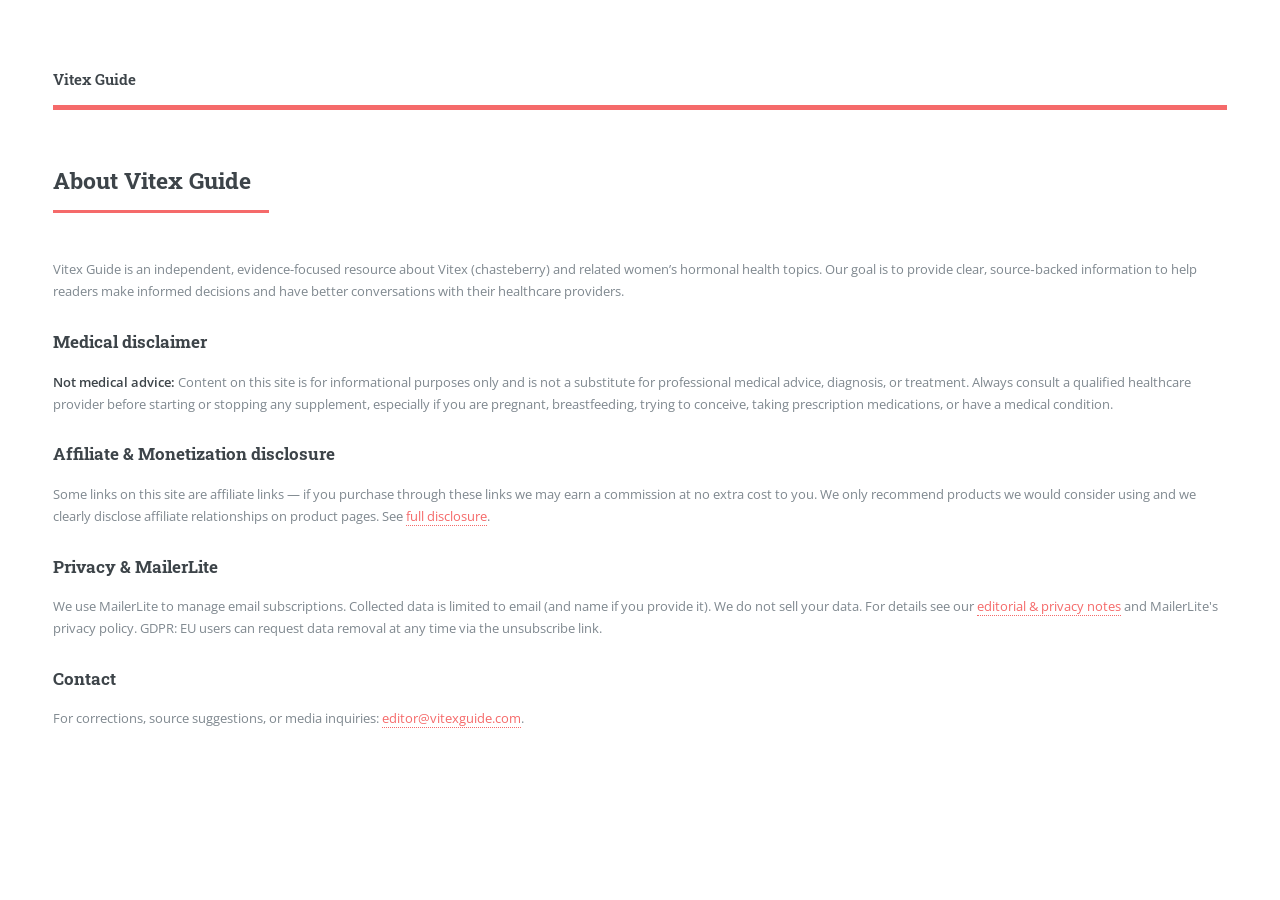
<file: about.html>
<!DOCTYPE HTML>
<html>
<head>
	<title>About, Disclaimer & Privacy — Vitex Guide</title>
	<meta charset="utf-8" />
	<meta name="viewport" content="width=device-width, initial-scale=1" />
	<link rel="stylesheet" href="assets/css/main.css" />
</head>
<body class="is-preload">
	<div id="wrapper">
		<div id="main"><div class="inner">
			<header id="header"><a href="index.html" class="logo"><strong>Vitex Guide</strong></a></header>

			<section>
				<header class="major"><h2>About Vitex Guide</h2></header>
				<p>Vitex Guide is an independent, evidence-focused resource about Vitex (chasteberry) and related women’s hormonal health topics. Our goal is to provide clear, source‑backed information to help readers make informed decisions and have better conversations with their healthcare providers.</p>
				<h3 id="disclaimer">Medical disclaimer</h3>
				<p><strong>Not medical advice:</strong> Content on this site is for informational purposes only and is not a substitute for professional medical advice, diagnosis, or treatment. Always consult a qualified healthcare provider before starting or stopping any supplement, especially if you are pregnant, breastfeeding, trying to conceive, taking prescription medications, or have a medical condition.</p>

				<h3 id="affiliates">Affiliate & Monetization disclosure</h3>
				<p>Some links on this site are affiliate links — if you purchase through these links we may earn a commission at no extra cost to you. We only recommend products we would consider using and we clearly disclose affiliate relationships on product pages. See <a href="docs/affiliate_disclosure.md">full disclosure</a>.</p>

				<h3 id="privacy">Privacy & MailerLite</h3>
				<p>We use MailerLite to manage email subscriptions. Collected data is limited to email (and name if you provide it). We do not sell your data. For details see our <a href="docs/editorial_policy.md">editorial & privacy notes</a> and MailerLite's privacy policy. GDPR: EU users can request data removal at any time via the unsubscribe link.</p>

				<h3>Contact</h3>
				<p>For corrections, source suggestions, or media inquiries: <a href="mailto:editor@vitexguide.com">editor@vitexguide.com</a>.</p>
			</section>
		</div></div>

		<div id="sidebar"><div class="inner">
			<nav id="menu"><header class="major"><h2>Menu</h2></header>
				<ul>
					<li><a href="index.html">Home</a></li>
					<li><a href="cornerstone.html">Cornerstones</a></li>
					<li><a href="qa.html">Q&amp;A</a></li>
					<li><a href="products.html">Products</a></li>
					<li><a href="about.html">About</a></li>
				</ul>
			</nav>
			<footer id="footer"><p>&copy; Vitex Guide. See our <a href="#disclaimer">medical disclaimer</a>.</p></footer>
		</div></div>
	</div>
<script src="assets/js/jquery.min.js"></script>
<script src="assets/js/main.js"></script>
</body>
</html>
</file>
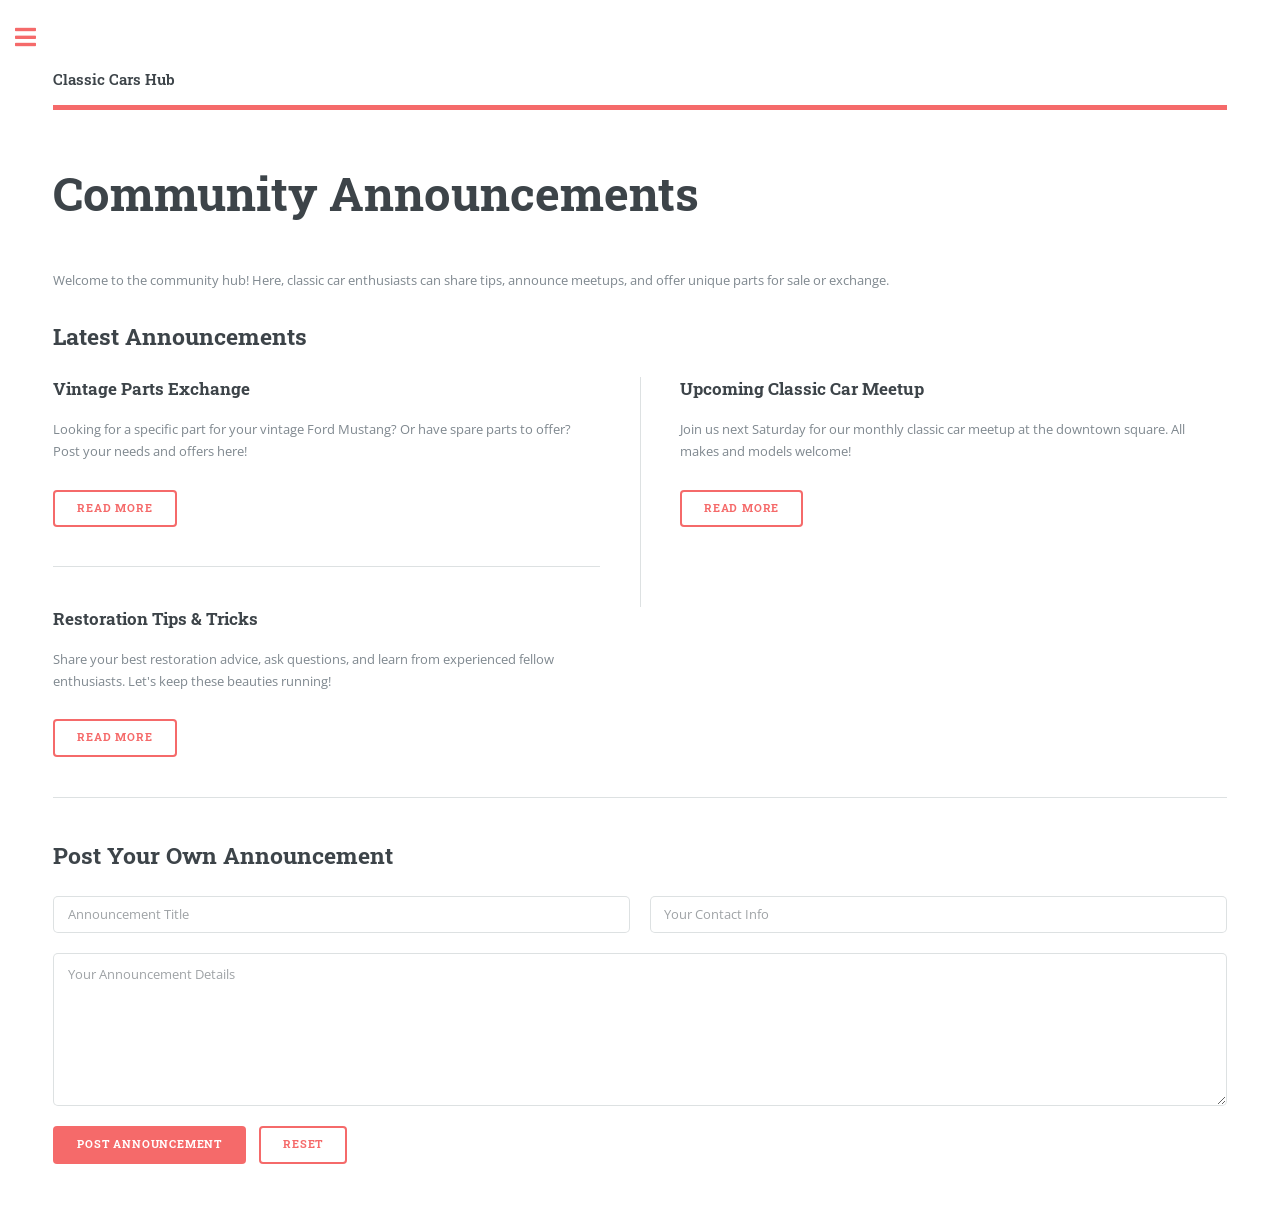
<file: community.html>
<!DOCTYPE HTML>
<html>
	<head>
		<title>Community Announcements - Classic Cars Hub</title>
		<meta charset="utf-8" />
		<meta name="viewport" content="width=device-width, initial-scale=1, user-scalable=no" />
		<link rel="stylesheet" href="assets/css/main.css" />
	</head>
	<body class="is-preload">

		<!-- Wrapper -->
			<div id="wrapper">

				<!-- Main -->
					<div id="main">
						<div class="inner">

							<!-- Header -->
								<header id="header">
									<a href="index.html" class="logo"><strong>Classic Cars Hub</strong></a>
									<ul class="icons">
										<!-- Social media icons removed -->
									</ul>
								</header>

							<!-- Content -->
								<section>
									<header class="main">
										<h1>Community Announcements</h1>
									</header>

									<p>Welcome to the community hub! Here, classic car enthusiasts can share tips, announce meetups, and offer unique parts for sale or exchange.</p>

									<h2>Latest Announcements</h2>

									<div class="posts">
										<article>
											<h3>Vintage Parts Exchange</h3>
											<p>Looking for a specific part for your vintage Ford Mustang? Or have spare parts to offer? Post your needs and offers here!</p>
											<ul class="actions">
												<li><a href="#" class="button">Read More</a></li>
											</ul>
										</article>
										<article>
											<h3>Upcoming Classic Car Meetup</h3>
											<p>Join us next Saturday for our monthly classic car meetup at the downtown square. All makes and models welcome!</p>
											<ul class="actions">
												<li><a href="#" class="button">Read More</a></li>
											</ul>
										</article>
										<article>
											<h3>Restoration Tips & Tricks</h3>
											<p>Share your best restoration advice, ask questions, and learn from experienced fellow enthusiasts. Let's keep these beauties running!</p>
											<ul class="actions">
												<li><a href="#" class="button">Read More</a></li>
											</ul>
										</article>
									</div>

									<hr class="major" />

									<h2>Post Your Own Announcement</h2>
									<form method="post" action="#">
										<div class="row gtr-uniform">
											<div class="col-6 col-12-xsmall">
												<input type="text" name="title" id="title" value="" placeholder="Announcement Title" />
											</div>
											<div class="col-6 col-12-xsmall">
												<input type="text" name="contact" id="contact" value="" placeholder="Your Contact Info" />
											</div>
											<div class="col-12">
												<textarea name="message" id="message" placeholder="Your Announcement Details" rows="6"></textarea>
											</div>
											<div class="col-12">
												<ul class="actions">
													<li><input type="submit" value="Post Announcement" class="primary" /></li>
													<li><input type="reset" value="Reset" /></li>
												</ul>
											</div>
										</div>
									</form>

								</section>

						</div>
					</div>

				<!-- Sidebar -->
					<div id="sidebar">
						<div class="inner">

							<!-- Menu -->
								<nav id="menu">
									<header class="major">
										<h2>Menu</h2>
									</header>
									<ul>
										<li><a href="index.html">Homepage</a></li>
										<li><a href="community.html">Community Announcements</a></li>
										<li><a href="recommend.html">Recommend a Car</a></li>
									</ul>
								</nav>

							<!-- Section -->
								<section>
									<header class="major">
										<h2>Recent Posts</h2>
									</header>
									<div class="mini-posts">
										<article>
											<a href="ford_mustang.html" class="image"><img src="images/pic01.jpg" alt="Ford Mustang" /></a>
											<p>The enduring legacy of the Ford Mustang.</p>
										</article>
										<article>
											<a href="porsche_911.html" class="image"><img src="images/pic02.jpg" alt="Porsche 911" /></a>
											<p>The evolution of the Porsche 911.</p>
										</article>
										<article>
											<a href="jaguar_e_type.html" class="image"><img src="images/pic05.jpg" alt="Jaguar E-Type" /></a>
											<p>Why the Jaguar E-Type remains a design icon.</p>
											</ul class="actions">
										</article>
									</div>
									<ul class="actions">
										<li><a href="#featured-cars" class="button">More Cars</a></li>
									</ul>
								</section>

							<!-- Section -->
								<section>
									<header class="major">
										<h2>Get in touch</h2>
									</header>
									<p>Have a question or a story to share about classic cars? Reach out to us!</p>
									<ul class="contact">
										<li class="icon solid fa-envelope"><a href="#">info@classiccarshub.com</a></li>
										<li class="icon solid fa-phone">(123) 456-7890</li>
										<li class="icon solid fa-home">Classic Cars Lane, Collectors City<br />
										Vintage State, 00000</li>
									</ul>
								</section>

							<!-- Footer -->
								<footer id="footer">
									<p class="copyright">&copy; Classic Cars Hub. All rights reserved. Images: <a href="https://unsplash.com">Unsplash</a>, <a href="https://pexels.com">Pexels</a>, <a href="https://pixabay.com">Pixabay</a>. Design: <a href="https://html5up.net">HTML5 UP</a>.</p>
								</footer>

						</div>
					</div>

			</div>

		<!-- Scripts -->
			<script src="assets/js/jquery.min.js"></script>
			<script src="assets/js/browser.min.js"></script>
			<script src="assets/js/breakpoints.min.js"></script>
			<script src="assets/js/util.js"></script>
			<script src="assets/js/main.js"></script>

	</body>
</html>
</file>
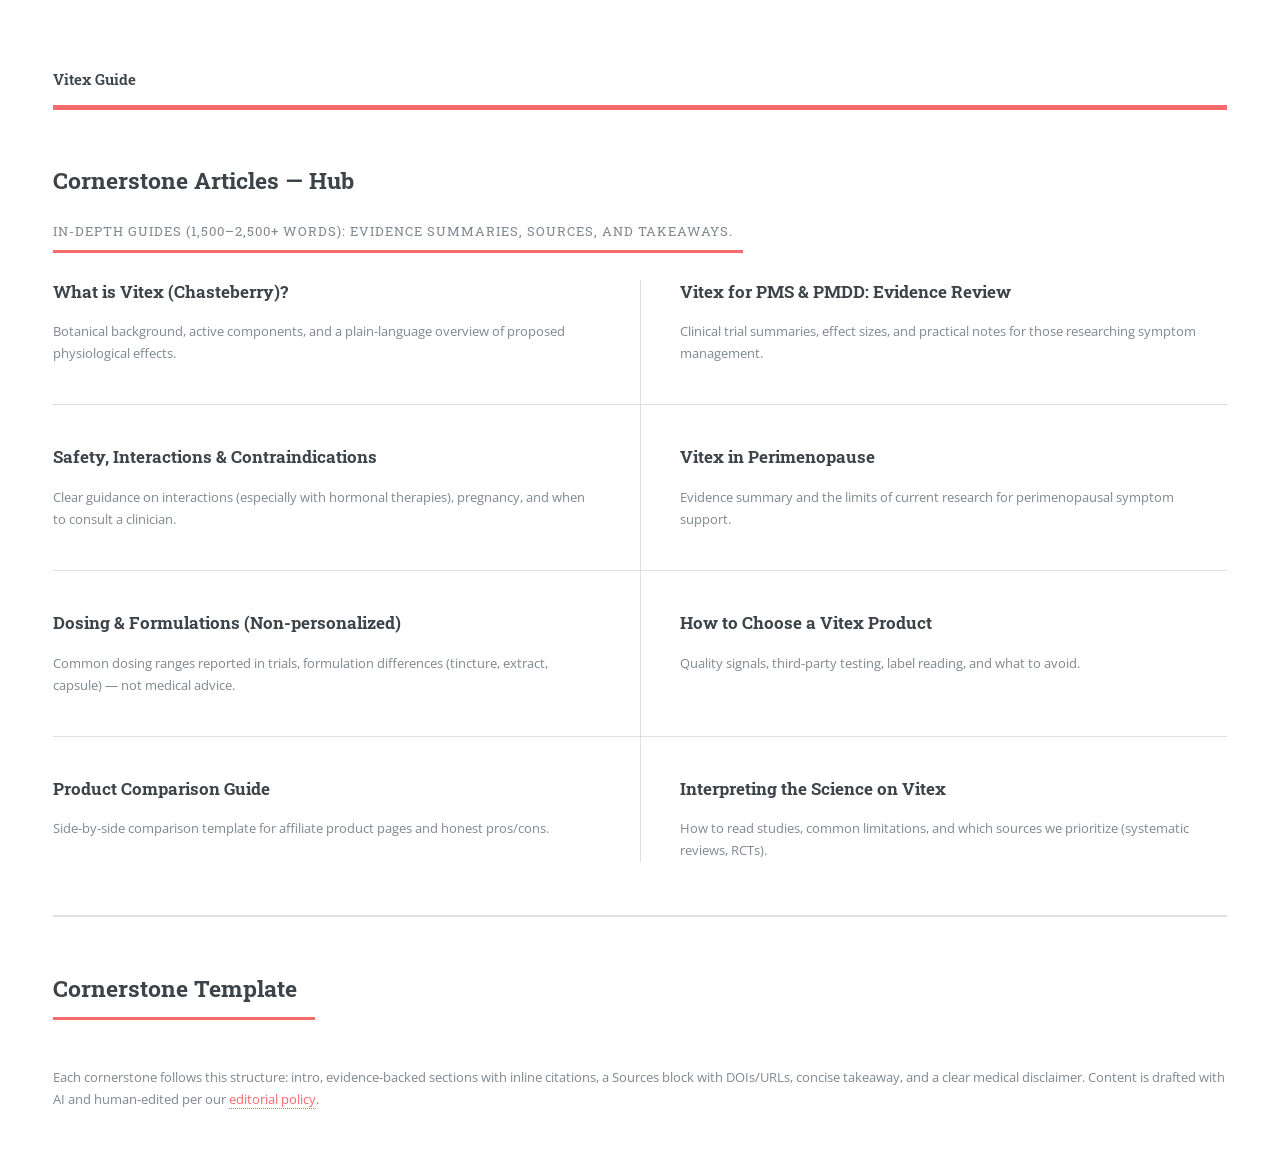
<file: cornerstone.html>
<!DOCTYPE HTML>
<html>
<head>
	<title>Cornerstone Articles — Vitex Guide</title>
	<meta charset="utf-8" />
	<meta name="viewport" content="width=device-width, initial-scale=1" />
	<link rel="stylesheet" href="assets/css/main.css" />
</head>
<body class="is-preload">
	<div id="wrapper">
		<div id="main"><div class="inner">
			<header id="header"><a href="index.html" class="logo"><strong>Vitex Guide</strong></a></header>

			<section>
				<header class="major"><h2>Cornerstone Articles — Hub</h2><p>In-depth guides (1,500–2,500+ words): evidence summaries, sources, and takeaways.</p></header>
				<div class="posts">
					<article id="overview"><h3><a href="content/cornerstones/what-is-vitex.md">What is Vitex (Chasteberry)?</a></h3>
						<p>Botanical background, active components, and a plain-language overview of proposed physiological effects.</p></article>
					<article id="pms"><h3><a href="content/cornerstones/vitex-for-pms.md">Vitex for PMS &amp; PMDD: Evidence Review</a></h3>
						<p>Clinical trial summaries, effect sizes, and practical notes for those researching symptom management.</p></article>
					<article id="safety"><h3><a href="content/cornerstones/safety-interactions.md">Safety, Interactions &amp; Contraindications</a></h3>
						<p>Clear guidance on interactions (especially with hormonal therapies), pregnancy, and when to consult a clinician.</p></article>
					<article id="perimenopause"><h3><a href="content/cornerstones/vitex-and-perimenopause.md">Vitex in Perimenopause</a></h3>
						<p>Evidence summary and the limits of current research for perimenopausal symptom support.</p></article>
					<article id="dosing"><h3><a href="content/cornerstones/dosing-and-formulations.md">Dosing &amp; Formulations (Non-personalized)</a></h3>
						<p>Common dosing ranges reported in trials, formulation differences (tincture, extract, capsule) — not medical advice.</p></article>
					<article id="choosing"><h3><a href="content/cornerstones/choosing-brands.md">How to Choose a Vitex Product</a></h3>
						<p>Quality signals, third-party testing, label reading, and what to avoid.</p></article>
					<article id="comparison"><h3><a href="content/cornerstones/product-comparison-guide.md">Product Comparison Guide</a></h3>
						<p>Side-by-side comparison template for affiliate product pages and honest pros/cons.</p></article>
					<article id="research"><h3><a href="content/cornerstones/research-methods.md">Interpreting the Science on Vitex</a></h3>
						<p>How to read studies, common limitations, and which sources we prioritize (systematic reviews, RCTs).</p></article>
				</div>
			</section>

			<section>
				<header class="major"><h2>Cornerstone Template</h2></header>
				<p>Each cornerstone follows this structure: intro, evidence-backed sections with inline citations, a Sources block with DOIs/URLs, concise takeaway, and a clear medical disclaimer. Content is drafted with AI and human-edited per our <a href="docs/editorial_policy.md">editorial policy</a>.</p>
			</section>

		</div></div>

		<div id="sidebar"><div class="inner">
			<nav id="menu"><header class="major"><h2>Menu</h2></header>
				<ul>
					<li><a href="index.html">Home</a></li>
					<li><a href="cornerstone.html">Cornerstone Articles</a></li>
					<li><a href="qa.html">Q&amp;A</a></li>
					<li><a href="products.html">Products</a></li>
					<li><a href="about.html">About</a></li>
				</ul>
			</nav>
			<footer id="footer"><p>&copy; Vitex Guide. Not medical advice — see <a href="about.html#disclaimer">disclaimer</a>.</p></footer>
		</div></div>
	</div>
<script src="assets/js/jquery.min.js"></script>
<script src="assets/js/main.js"></script>
</body>
</html>
</file>
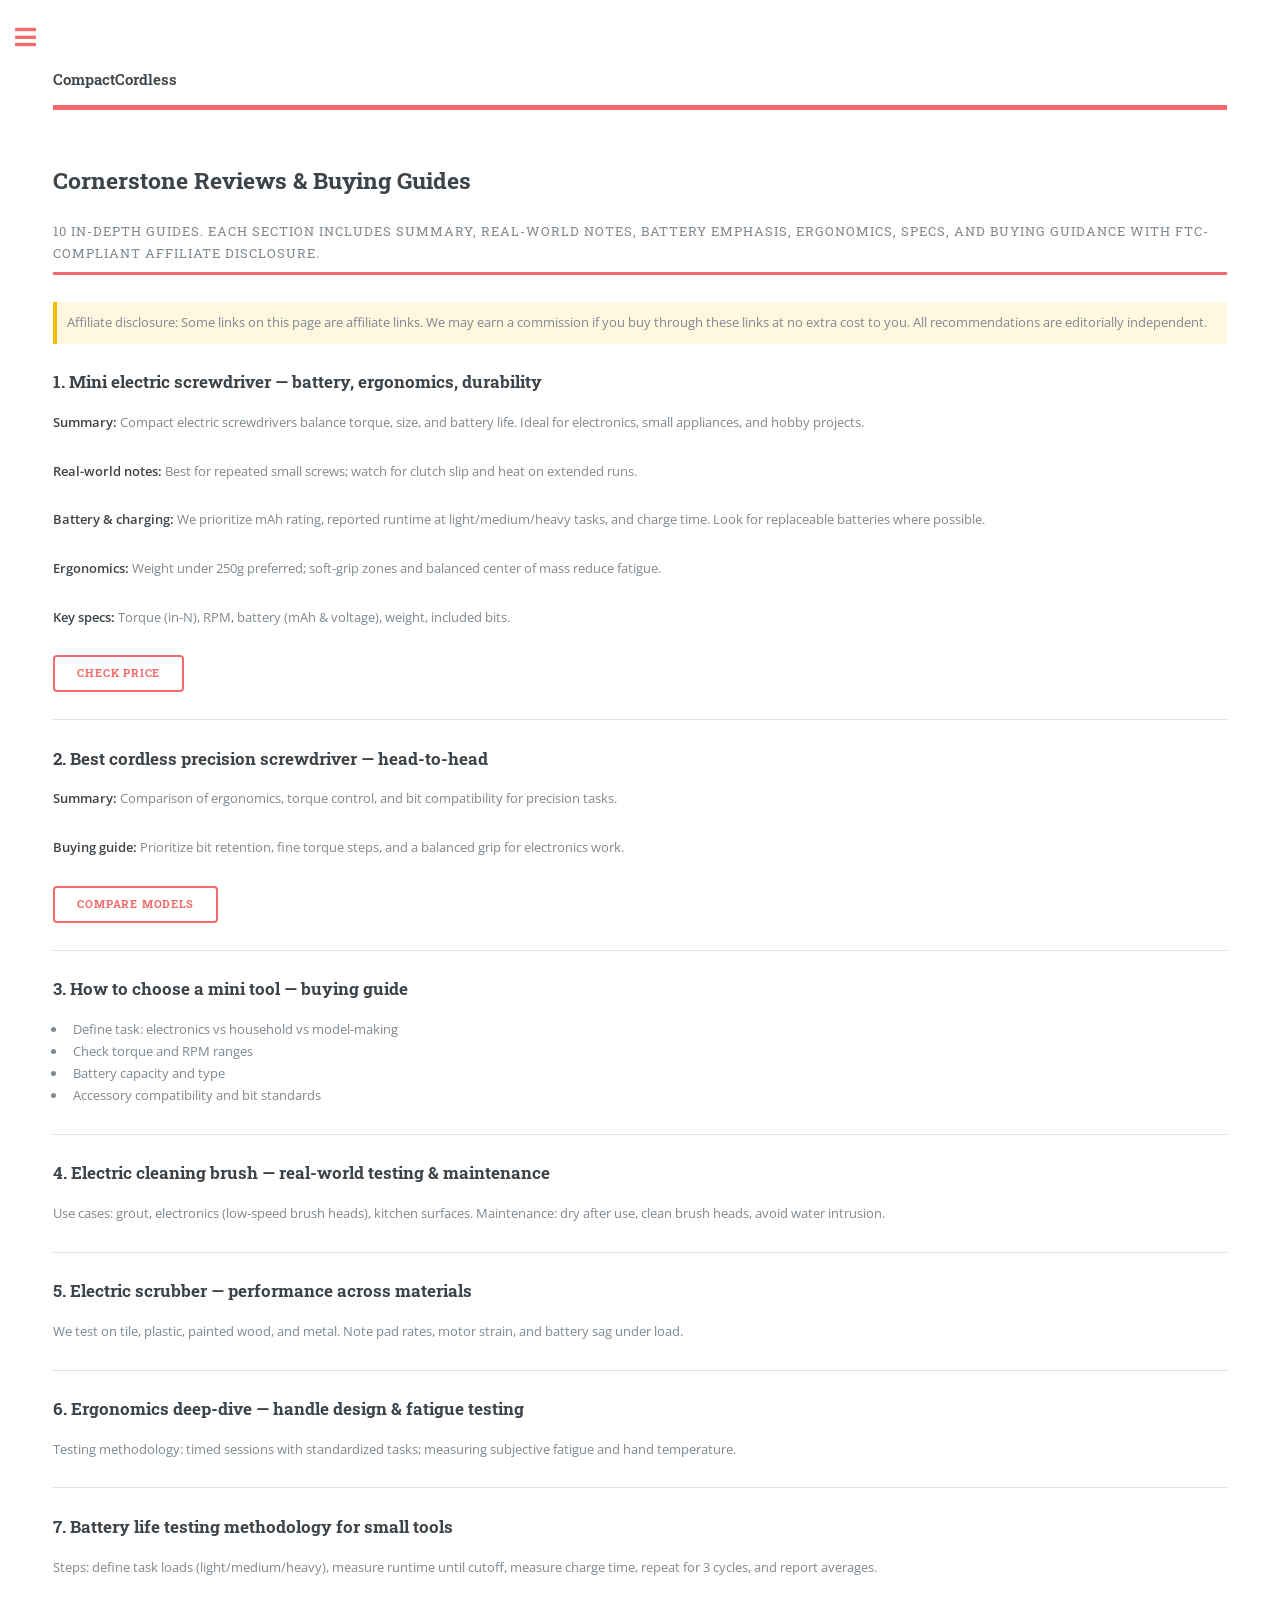
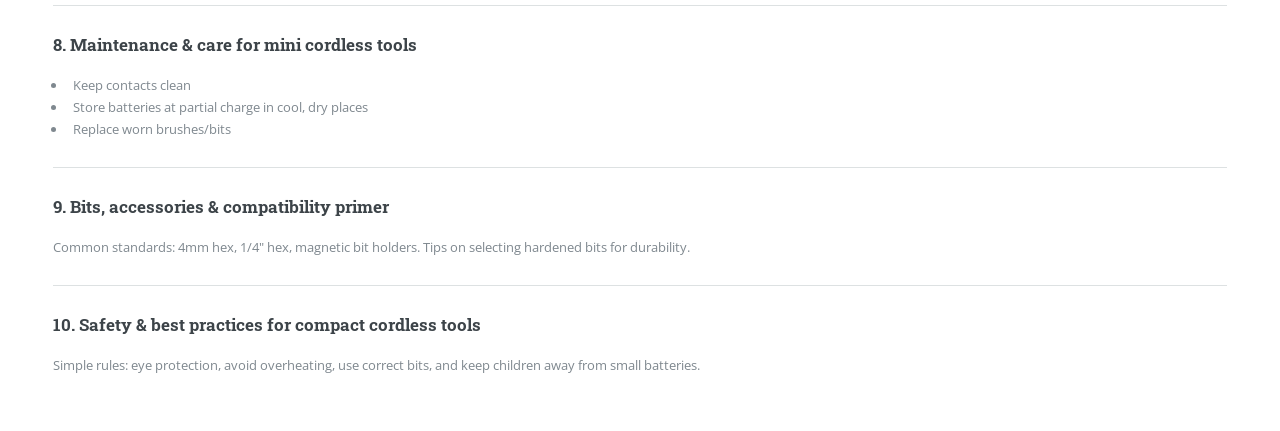
<file: cornerstones.html>
<!DOCTYPE HTML>
<html>
<head>
	<title>Cornerstone Guides — CompactCordless</title>
	<meta charset="utf-8" />
	<meta name="viewport" content="width=device-width, initial-scale=1, user-scalable=no" />
	<link rel="stylesheet" href="assets/css/main.css" />
</head>
<body class="is-preload">
	<div id="wrapper">
		<div id="main">
			<div class="inner">
				<header id="header">
					<a href="index.html" class="logo"><strong>CompactCordless</strong></a>
				</header>

				<section>
					<header class="major"><h2>Cornerstone Reviews &amp; Buying Guides</h2>
					<p>10 in-depth guides. Each section includes summary, real-world notes, battery emphasis, ergonomics, specs, and buying guidance with FTC-compliant affiliate disclosure.</p></header>

					<!-- Affiliate disclosure -->
					<p style="background:#fff8e1;padding:10px;border-left:4px solid #f0c000;">Affiliate disclosure: Some links on this page are affiliate links. We may earn a commission if you buy through these links at no extra cost to you. All recommendations are editorially independent.</p>

					<!-- CS 1 -->
					<section id="cs-1">
						<h3>1. Mini electric screwdriver — battery, ergonomics, durability</h3>
						<p><strong>Summary:</strong> Compact electric screwdrivers balance torque, size, and battery life. Ideal for electronics, small appliances, and hobby projects.</p>
						<p><strong>Real-world notes:</strong> Best for repeated small screws; watch for clutch slip and heat on extended runs.</p>
						<p><strong>Battery &amp; charging:</strong> We prioritize mAh rating, reported runtime at light/medium/heavy tasks, and charge time. Look for replaceable batteries where possible.</p>
						<p><strong>Ergonomics:</strong> Weight under 250g preferred; soft-grip zones and balanced center of mass reduce fatigue.</p>
						<p><strong>Key specs:</strong> Torque (in-N), RPM, battery (mAh & voltage), weight, included bits.</p>
						<p><a class="button" href="#" onclick="alert('Example affiliate click — track with UTM in production')">Check price</a></p>
					</section>

					<hr />

					<!-- CS 2 -->
					<section id="cs-2">
						<h3>2. Best cordless precision screwdriver — head-to-head</h3>
						<p><strong>Summary:</strong> Comparison of ergonomics, torque control, and bit compatibility for precision tasks.</p>
						<p><strong>Buying guide:</strong> Prioritize bit retention, fine torque steps, and a balanced grip for electronics work.</p>
						<p><a class="button" href="#">Compare models</a></p>
					</section>

					<hr />

					<!-- CS 3 -->
					<section id="cs-3">
						<h3>3. How to choose a mini tool — buying guide</h3>
						<ul>
							<li>Define task: electronics vs household vs model-making</li>
							<li>Check torque and RPM ranges</li>
							<li>Battery capacity and type</li>
							<li>Accessory compatibility and bit standards</li>
						</ul>
					</section>

					<hr />

					<!-- CS 4 -->
					<section id="cs-4">
						<h3>4. Electric cleaning brush — real-world testing & maintenance</h3>
						<p>Use cases: grout, electronics (low-speed brush heads), kitchen surfaces. Maintenance: dry after use, clean brush heads, avoid water intrusion.</p>
					</section>

					<hr />

					<!-- CS 5 -->
					<section id="cs-5">
						<h3>5. Electric scrubber — performance across materials</h3>
						<p>We test on tile, plastic, painted wood, and metal. Note pad rates, motor strain, and battery sag under load.</p>
					</section>

					<hr />

					<!-- CS 6 -->
					<section id="cs-6">
						<h3>6. Ergonomics deep-dive — handle design &amp; fatigue testing</h3>
						<p>Testing methodology: timed sessions with standardized tasks; measuring subjective fatigue and hand temperature.</p>
					</section>

					<hr />

					<!-- CS 7 -->
					<section id="cs-7">
						<h3>7. Battery life testing methodology for small tools</h3>
						<p>Steps: define task loads (light/medium/heavy), measure runtime until cutoff, measure charge time, repeat for 3 cycles, and report averages.</p>
					</section>

					<hr />

					<!-- CS 8 -->
					<section id="cs-8">
						<h3>8. Maintenance &amp; care for mini cordless tools</h3>
						<ul>
							<li>Keep contacts clean</li>
							<li>Store batteries at partial charge in cool, dry places</li>
							<li>Replace worn brushes/bits</li>
						</ul>
					</section>

					<hr />

					<!-- CS 9 -->
					<section id="cs-9">
						<h3>9. Bits, accessories &amp; compatibility primer</h3>
						<p>Common standards: 4mm hex, 1/4" hex, magnetic bit holders. Tips on selecting hardened bits for durability.</p>
					</section>

					<hr />

					<!-- CS 10 -->
					<section id="cs-10">
						<h3>10. Safety &amp; best practices for compact cordless tools</h3>
						<p>Simple rules: eye protection, avoid overheating, use correct bits, and keep children away from small batteries.</p>
					</section>

				</section>
			</div>
		</div>

		<div id="sidebar">
			<div class="inner">
				<nav id="menu"><header class="major"><h2>Menu</h2></header>
					<ul>
						<li><a href="index.html">Home</a></li>
						<li><a href="cornerstones.html">Cornerstone Guides</a></li>
						<li><a href="tutorials.html">Tutorials & Long-tail</a></li>
						<li><a href="about.html">About / Disclosure</a></li>
					</ul>
				</nav>

				<section><header class="major"><h2>Resources</h2></header>
					<p>Style guide, testing methodology, and outreach assets will be available here.</p>
				</section>
			</div>
		</div>
	</div>

	<script src="assets/js/jquery.min.js"></script>
	<script src="assets/js/browser.min.js"></script>
	<script src="assets/js/breakpoints.min.js"></script>
	<script src="assets/js/util.js"></script>
	<script src="assets/js/main.js"></script>
</body>
</html>
</file>
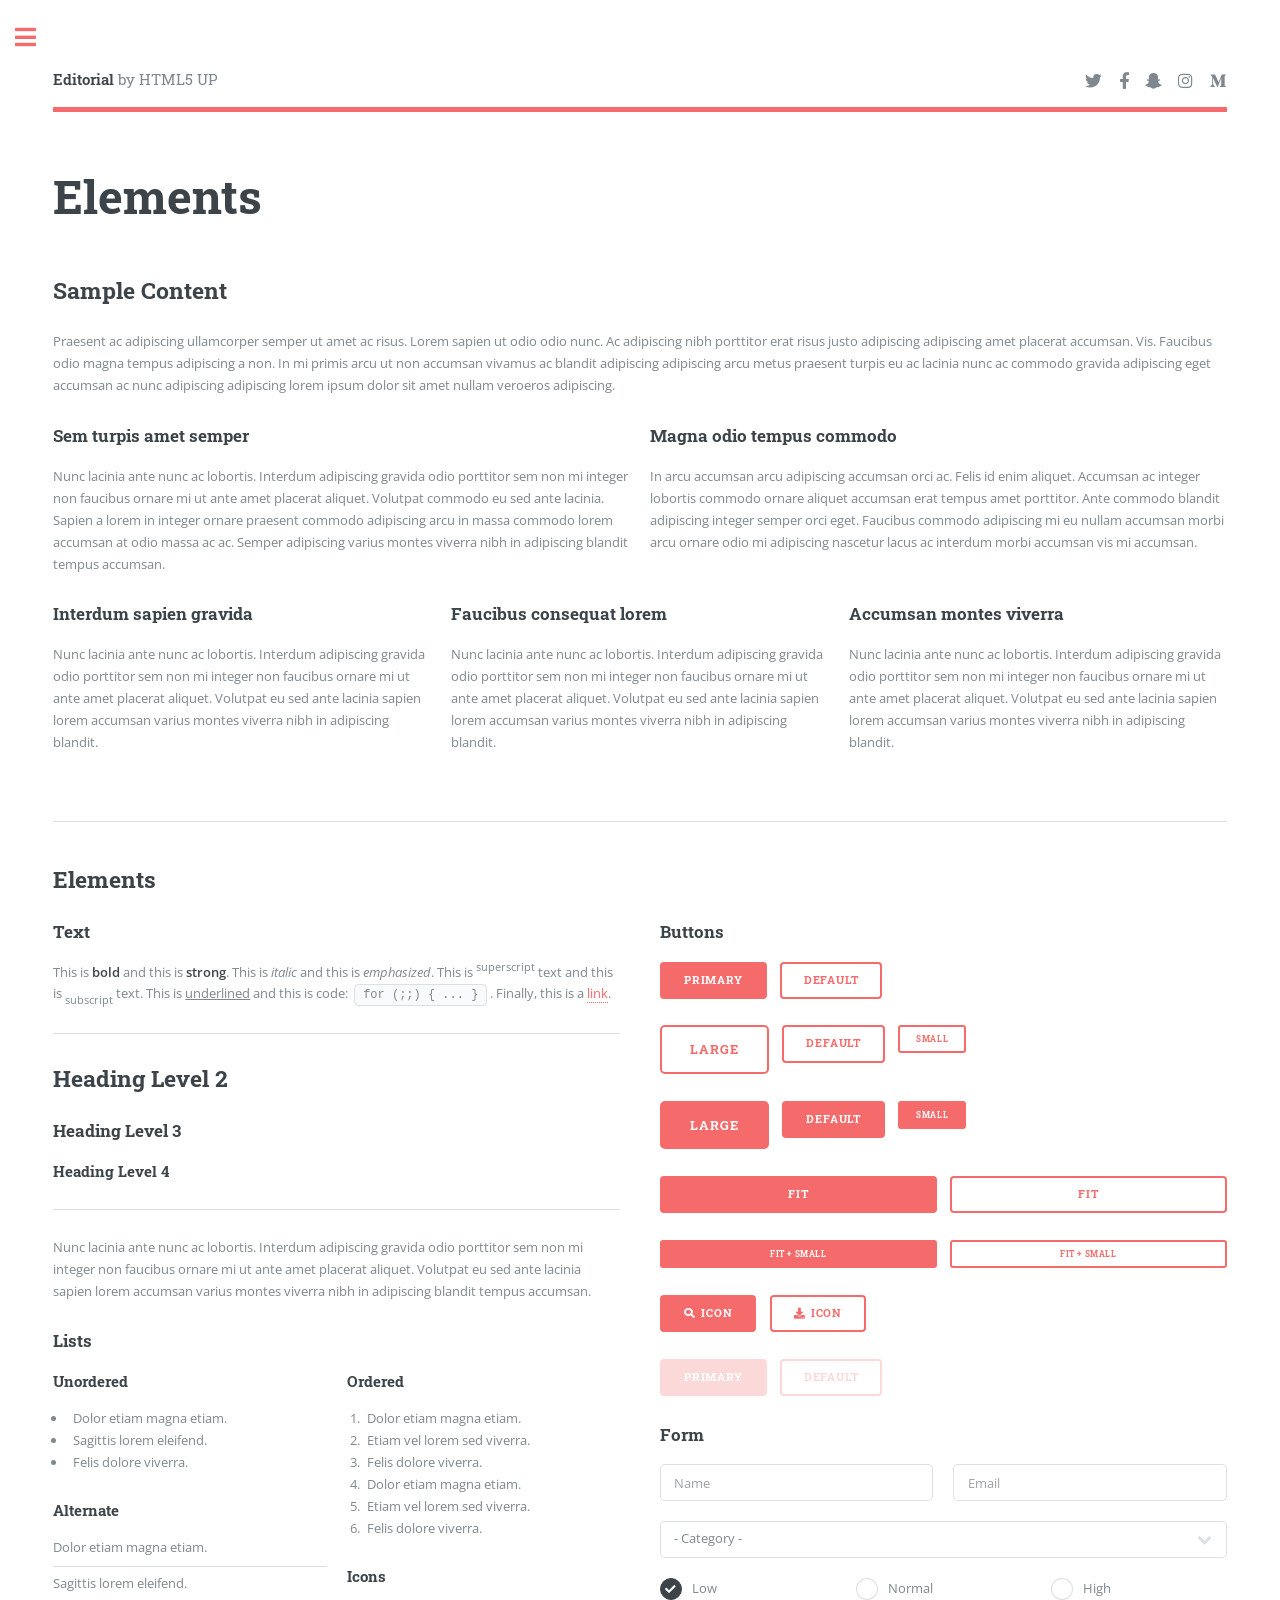
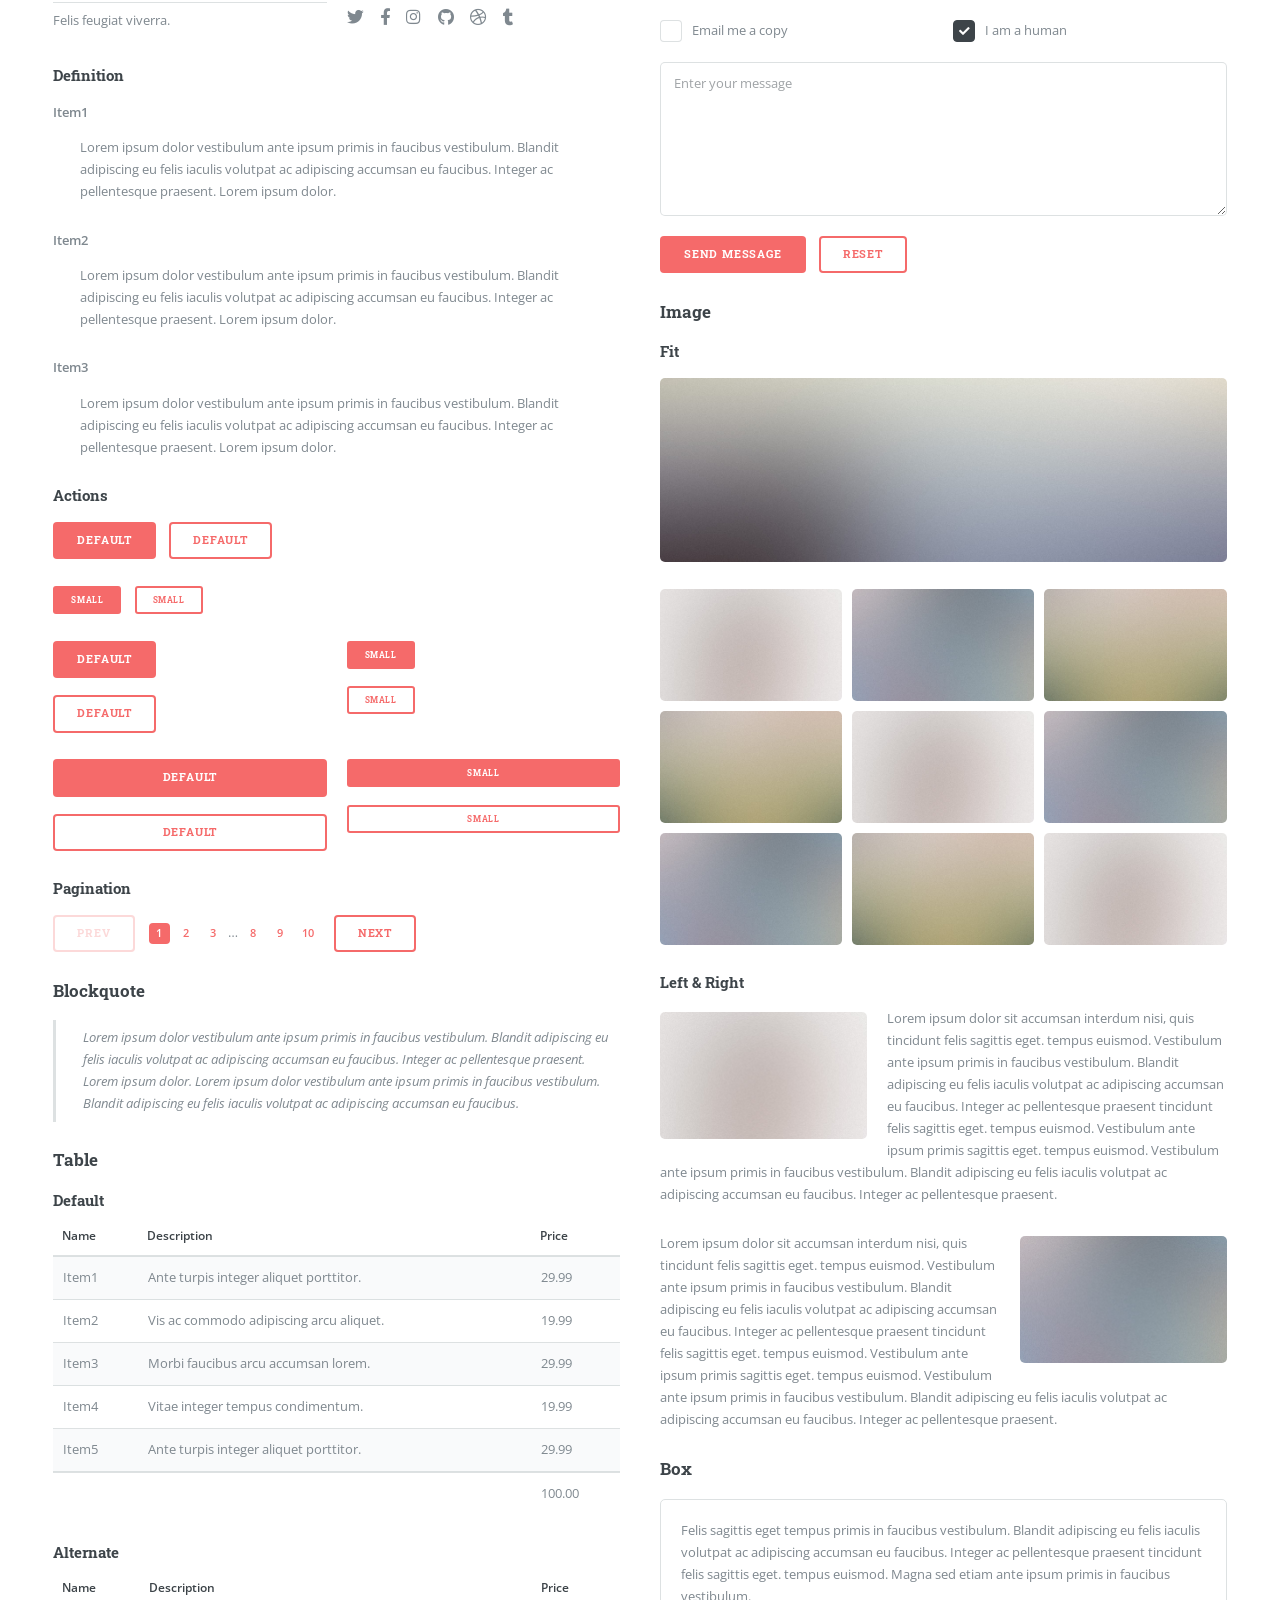
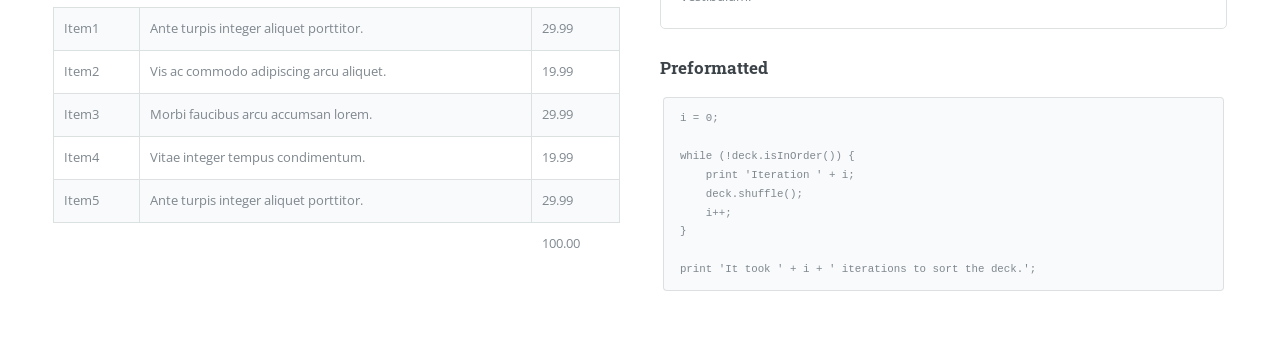
<file: elements.html>
<!DOCTYPE HTML>
<!--
	Editorial by HTML5 UP
	html5up.net | @ajlkn
	Free for personal and commercial use under the CCA 3.0 license (html5up.net/license)
-->
<html>
	<head>
		<title>Elements - Editorial by HTML5 UP</title>
		<meta charset="utf-8" />
		<meta name="viewport" content="width=device-width, initial-scale=1, user-scalable=no" />
		<link rel="stylesheet" href="assets/css/main.css" />
	</head>
	<body class="is-preload">

		<!-- Wrapper -->
			<div id="wrapper">

				<!-- Main -->
					<div id="main">
						<div class="inner">

							<!-- Header -->
								<header id="header">
									<a href="index.html" class="logo"><strong>Editorial</strong> by HTML5 UP</a>
									<ul class="icons">
										<li><a href="#" class="icon brands fa-twitter"><span class="label">Twitter</span></a></li>
										<li><a href="#" class="icon brands fa-facebook-f"><span class="label">Facebook</span></a></li>
										<li><a href="#" class="icon brands fa-snapchat-ghost"><span class="label">Snapchat</span></a></li>
										<li><a href="#" class="icon brands fa-instagram"><span class="label">Instagram</span></a></li>
										<li><a href="#" class="icon brands fa-medium-m"><span class="label">Medium</span></a></li>
									</ul>
								</header>

							<!-- Content -->
								<section>
									<header class="main">
										<h1>Elements</h1>
									</header>

									<!-- Content -->
										<h2 id="content">Sample Content</h2>
										<p>Praesent ac adipiscing ullamcorper semper ut amet ac risus. Lorem sapien ut odio odio nunc. Ac adipiscing nibh porttitor erat risus justo adipiscing adipiscing amet placerat accumsan. Vis. Faucibus odio magna tempus adipiscing a non. In mi primis arcu ut non accumsan vivamus ac blandit adipiscing adipiscing arcu metus praesent turpis eu ac lacinia nunc ac commodo gravida adipiscing eget accumsan ac nunc adipiscing adipiscing lorem ipsum dolor sit amet nullam veroeros adipiscing.</p>
										<div class="row">
											<div class="col-6 col-12-small">
												<h3>Sem turpis amet semper</h3>
												<p>Nunc lacinia ante nunc ac lobortis. Interdum adipiscing gravida odio porttitor sem non mi integer non faucibus ornare mi ut ante amet placerat aliquet. Volutpat commodo eu sed ante lacinia. Sapien a lorem in integer ornare praesent commodo adipiscing arcu in massa commodo lorem accumsan at odio massa ac ac. Semper adipiscing varius montes viverra nibh in adipiscing blandit tempus accumsan.</p>
											</div>
											<div class="col-6 col-12-small">
												<h3>Magna odio tempus commodo</h3>
												<p>In arcu accumsan arcu adipiscing accumsan orci ac. Felis id enim aliquet. Accumsan ac integer lobortis commodo ornare aliquet accumsan erat tempus amet porttitor. Ante commodo blandit adipiscing integer semper orci eget. Faucibus commodo adipiscing mi eu nullam accumsan morbi arcu ornare odio mi adipiscing nascetur lacus ac interdum morbi accumsan vis mi accumsan.</p>
											</div>
											<!-- Break -->
											<div class="col-4 col-12-medium">
												<h3>Interdum sapien gravida</h3>
												<p>Nunc lacinia ante nunc ac lobortis. Interdum adipiscing gravida odio porttitor sem non mi integer non faucibus ornare mi ut ante amet placerat aliquet. Volutpat eu sed ante lacinia sapien lorem accumsan varius montes viverra nibh in adipiscing blandit.</p>
											</div>
											<div class="col-4 col-12-medium">
												<h3>Faucibus consequat lorem</h3>
												<p>Nunc lacinia ante nunc ac lobortis. Interdum adipiscing gravida odio porttitor sem non mi integer non faucibus ornare mi ut ante amet placerat aliquet. Volutpat eu sed ante lacinia sapien lorem accumsan varius montes viverra nibh in adipiscing blandit.</p>
											</div>
											<div class="col-4 col-12-medium">
												<h3>Accumsan montes viverra</h3>
												<p>Nunc lacinia ante nunc ac lobortis. Interdum adipiscing gravida odio porttitor sem non mi integer non faucibus ornare mi ut ante amet placerat aliquet. Volutpat eu sed ante lacinia sapien lorem accumsan varius montes viverra nibh in adipiscing blandit.</p>
											</div>
										</div>

									<hr class="major" />

									<!-- Elements -->
										<h2 id="elements">Elements</h2>
										<div class="row gtr-200">
											<div class="col-6 col-12-medium">

												<!-- Text stuff -->
													<h3>Text</h3>
													<p>This is <b>bold</b> and this is <strong>strong</strong>. This is <i>italic</i> and this is <em>emphasized</em>.
													This is <sup>superscript</sup> text and this is <sub>subscript</sub> text.
													This is <u>underlined</u> and this is code: <code>for (;;) { ... }</code>.
													Finally, this is a <a href="#">link</a>.</p>
													<hr />
													<h2>Heading Level 2</h2>
													<h3>Heading Level 3</h3>
													<h4>Heading Level 4</h4>
													<hr />
													<p>Nunc lacinia ante nunc ac lobortis. Interdum adipiscing gravida odio porttitor sem non mi integer non faucibus ornare mi ut ante amet placerat aliquet. Volutpat eu sed ante lacinia sapien lorem accumsan varius montes viverra nibh in adipiscing blandit tempus accumsan.</p>

												<!-- Lists -->
													<h3>Lists</h3>
													<div class="row">
														<div class="col-6 col-12-small">

															<h4>Unordered</h4>
															<ul>
																<li>Dolor etiam magna etiam.</li>
																<li>Sagittis lorem eleifend.</li>
																<li>Felis dolore viverra.</li>
															</ul>

															<h4>Alternate</h4>
															<ul class="alt">
																<li>Dolor etiam magna etiam.</li>
																<li>Sagittis lorem eleifend.</li>
																<li>Felis feugiat viverra.</li>
															</ul>

														</div>
														<div class="col-6 col-12-small">

															<h4>Ordered</h4>
															<ol>
																<li>Dolor etiam magna etiam.</li>
																<li>Etiam vel lorem sed viverra.</li>
																<li>Felis dolore viverra.</li>
																<li>Dolor etiam magna etiam.</li>
																<li>Etiam vel lorem sed viverra.</li>
																<li>Felis dolore viverra.</li>
															</ol>

															<h4>Icons</h4>
															<ul class="icons">
																<li><a href="#" class="icon brands fa-twitter"><span class="label">Twitter</span></a></li>
																<li><a href="#" class="icon brands fa-facebook-f"><span class="label">Facebook</span></a></li>
																<li><a href="#" class="icon brands fa-instagram"><span class="label">Instagram</span></a></li>
																<li><a href="#" class="icon brands fa-github"><span class="label">Github</span></a></li>
																<li><a href="#" class="icon brands fa-dribbble"><span class="label">Dribbble</span></a></li>
																<li><a href="#" class="icon brands fa-tumblr"><span class="label">Tumblr</span></a></li>
															</ul>

														</div>
													</div>
													<h4>Definition</h4>
													<dl>
														<dt>Item1</dt>
														<dd>
															<p>Lorem ipsum dolor vestibulum ante ipsum primis in faucibus vestibulum. Blandit adipiscing eu felis iaculis volutpat ac adipiscing accumsan eu faucibus. Integer ac pellentesque praesent. Lorem ipsum dolor.</p>
														</dd>
														<dt>Item2</dt>
														<dd>
															<p>Lorem ipsum dolor vestibulum ante ipsum primis in faucibus vestibulum. Blandit adipiscing eu felis iaculis volutpat ac adipiscing accumsan eu faucibus. Integer ac pellentesque praesent. Lorem ipsum dolor.</p>
														</dd>
														<dt>Item3</dt>
														<dd>
															<p>Lorem ipsum dolor vestibulum ante ipsum primis in faucibus vestibulum. Blandit adipiscing eu felis iaculis volutpat ac adipiscing accumsan eu faucibus. Integer ac pellentesque praesent. Lorem ipsum dolor.</p>
														</dd>
													</dl>

													<h4>Actions</h4>
													<ul class="actions">
														<li><a href="#" class="button primary">Default</a></li>
														<li><a href="#" class="button">Default</a></li>
													</ul>
													<ul class="actions small">
														<li><a href="#" class="button primary small">Small</a></li>
														<li><a href="#" class="button small">Small</a></li>
													</ul>
													<div class="row">
														<div class="col-6 col-12-small">
															<ul class="actions stacked">
																<li><a href="#" class="button primary">Default</a></li>
																<li><a href="#" class="button">Default</a></li>
															</ul>
														</div>
														<div class="col-6 col-12-small">
															<ul class="actions stacked">
																<li><a href="#" class="button primary small">Small</a></li>
																<li><a href="#" class="button small">Small</a></li>
															</ul>
														</div>
														<div class="col-6 col-12-small">
															<ul class="actions stacked">
																<li><a href="#" class="button primary fit">Default</a></li>
																<li><a href="#" class="button fit">Default</a></li>
															</ul>
														</div>
														<div class="col-6 col-12-small">
															<ul class="actions stacked">
																<li><a href="#" class="button primary small fit">Small</a></li>
																<li><a href="#" class="button small fit">Small</a></li>
															</ul>
														</div>
													</div>

													<h4>Pagination</h4>
													<ul class="pagination">
														<li><span class="button disabled">Prev</span></li>
														<li><a href="#" class="page active">1</a></li>
														<li><a href="#" class="page">2</a></li>
														<li><a href="#" class="page">3</a></li>
														<li><span>&hellip;</span></li>
														<li><a href="#" class="page">8</a></li>
														<li><a href="#" class="page">9</a></li>
														<li><a href="#" class="page">10</a></li>
														<li><a href="#" class="button">Next</a></li>
													</ul>

												<!-- Blockquote -->
													<h3>Blockquote</h3>
													<blockquote>Lorem ipsum dolor vestibulum ante ipsum primis in faucibus vestibulum. Blandit adipiscing eu felis iaculis volutpat ac adipiscing accumsan eu faucibus. Integer ac pellentesque praesent. Lorem ipsum dolor. Lorem ipsum dolor vestibulum ante ipsum primis in faucibus vestibulum. Blandit adipiscing eu felis iaculis volutpat ac adipiscing accumsan eu faucibus.</blockquote>

												<!-- Table -->
													<h3>Table</h3>

													<h4>Default</h4>
													<div class="table-wrapper">
														<table>
															<thead>
																<tr>
																	<th>Name</th>
																	<th>Description</th>
																	<th>Price</th>
																</tr>
															</thead>
															<tbody>
																<tr>
																	<td>Item1</td>
																	<td>Ante turpis integer aliquet porttitor.</td>
																	<td>29.99</td>
																</tr>
																<tr>
																	<td>Item2</td>
																	<td>Vis ac commodo adipiscing arcu aliquet.</td>
																	<td>19.99</td>
																</tr>
																<tr>
																	<td>Item3</td>
																	<td> Morbi faucibus arcu accumsan lorem.</td>
																	<td>29.99</td>
																</tr>
																<tr>
																	<td>Item4</td>
																	<td>Vitae integer tempus condimentum.</td>
																	<td>19.99</td>
																</tr>
																<tr>
																	<td>Item5</td>
																	<td>Ante turpis integer aliquet porttitor.</td>
																	<td>29.99</td>
																</tr>
															</tbody>
															<tfoot>
																<tr>
																	<td colspan="2"></td>
																	<td>100.00</td>
																</tr>
															</tfoot>
														</table>
													</div>

													<h4>Alternate</h4>
													<div class="table-wrapper">
														<table class="alt">
															<thead>
																<tr>
																	<th>Name</th>
																	<th>Description</th>
																	<th>Price</th>
																</tr>
															</thead>
															<tbody>
																<tr>
																	<td>Item1</td>
																	<td>Ante turpis integer aliquet porttitor.</td>
																	<td>29.99</td>
																</tr>
																<tr>
																	<td>Item2</td>
																	<td>Vis ac commodo adipiscing arcu aliquet.</td>
																	<td>19.99</td>
																</tr>
																<tr>
																	<td>Item3</td>
																	<td> Morbi faucibus arcu accumsan lorem.</td>
																	<td>29.99</td>
																</tr>
																<tr>
																	<td>Item4</td>
																	<td>Vitae integer tempus condimentum.</td>
																	<td>19.99</td>
																</tr>
																<tr>
																	<td>Item5</td>
																	<td>Ante turpis integer aliquet porttitor.</td>
																	<td>29.99</td>
																</tr>
															</tbody>
															<tfoot>
																<tr>
																	<td colspan="2"></td>
																	<td>100.00</td>
																</tr>
															</tfoot>
														</table>
													</div>

											</div>
											<div class="col-6 col-12-medium">

												<!-- Buttons -->
													<h3>Buttons</h3>
													<ul class="actions">
														<li><a href="#" class="button primary">Primary</a></li>
														<li><a href="#" class="button">Default</a></li>
													</ul>
													<ul class="actions">
														<li><a href="#" class="button large">Large</a></li>
														<li><a href="#" class="button">Default</a></li>
														<li><a href="#" class="button small">Small</a></li>
													</ul>
													<ul class="actions">
														<li><a href="#" class="button primary large">Large</a></li>
														<li><a href="#" class="button primary">Default</a></li>
														<li><a href="#" class="button primary small">Small</a></li>
													</ul>
													<ul class="actions fit">
														<li><a href="#" class="button primary fit">Fit</a></li>
														<li><a href="#" class="button fit">Fit</a></li>
													</ul>
													<ul class="actions fit small">
														<li><a href="#" class="button primary fit small">Fit + Small</a></li>
														<li><a href="#" class="button fit small">Fit + Small</a></li>
													</ul>
													<ul class="actions">
														<li><a href="#" class="button primary icon solid fa-search">Icon</a></li>
														<li><a href="#" class="button icon solid fa-download">Icon</a></li>
													</ul>
													<ul class="actions">
														<li><span class="button primary disabled">Primary</span></li>
														<li><span class="button disabled">Default</span></li>
													</ul>

												<!-- Form -->
													<h3>Form</h3>

													<form method="post" action="#">
														<div class="row gtr-uniform">
															<div class="col-6 col-12-xsmall">
																<input type="text" name="demo-name" id="demo-name" value="" placeholder="Name" />
															</div>
															<div class="col-6 col-12-xsmall">
																<input type="email" name="demo-email" id="demo-email" value="" placeholder="Email" />
															</div>
															<!-- Break -->
															<div class="col-12">
																<select name="demo-category" id="demo-category">
																	<option value="">- Category -</option>
																	<option value="1">Manufacturing</option>
																	<option value="1">Shipping</option>
																	<option value="1">Administration</option>
																	<option value="1">Human Resources</option>
																</select>
															</div>
															<!-- Break -->
															<div class="col-4 col-12-small">
																<input type="radio" id="demo-priority-low" name="demo-priority" checked>
																<label for="demo-priority-low">Low</label>
															</div>
															<div class="col-4 col-12-small">
																<input type="radio" id="demo-priority-normal" name="demo-priority">
																<label for="demo-priority-normal">Normal</label>
															</div>
															<div class="col-4 col-12-small">
																<input type="radio" id="demo-priority-high" name="demo-priority">
																<label for="demo-priority-high">High</label>
															</div>
															<!-- Break -->
															<div class="col-6 col-12-small">
																<input type="checkbox" id="demo-copy" name="demo-copy">
																<label for="demo-copy">Email me a copy</label>
															</div>
															<div class="col-6 col-12-small">
																<input type="checkbox" id="demo-human" name="demo-human" checked>
																<label for="demo-human">I am a human</label>
															</div>
															<!-- Break -->
															<div class="col-12">
																<textarea name="demo-message" id="demo-message" placeholder="Enter your message" rows="6"></textarea>
															</div>
															<!-- Break -->
															<div class="col-12">
																<ul class="actions">
																	<li><input type="submit" value="Send Message" class="primary" /></li>
																	<li><input type="reset" value="Reset" /></li>
																</ul>
															</div>
														</div>
													</form>

												<!-- Image -->
													<h3>Image</h3>

													<h4>Fit</h4>
													<span class="image fit"><img src="images/pic11.jpg" alt="" /></span>
													<div class="box alt">
														<div class="row gtr-50 gtr-uniform">
															<div class="col-4"><span class="image fit"><img src="images/pic01.jpg" alt="" /></span></div>
															<div class="col-4"><span class="image fit"><img src="images/pic02.jpg" alt="" /></span></div>
															<div class="col-4"><span class="image fit"><img src="images/pic03.jpg" alt="" /></span></div>
															<!-- Break -->
															<div class="col-4"><span class="image fit"><img src="images/pic03.jpg" alt="" /></span></div>
															<div class="col-4"><span class="image fit"><img src="images/pic01.jpg" alt="" /></span></div>
															<div class="col-4"><span class="image fit"><img src="images/pic02.jpg" alt="" /></span></div>
															<!-- Break -->
															<div class="col-4"><span class="image fit"><img src="images/pic02.jpg" alt="" /></span></div>
															<div class="col-4"><span class="image fit"><img src="images/pic03.jpg" alt="" /></span></div>
															<div class="col-4"><span class="image fit"><img src="images/pic01.jpg" alt="" /></span></div>
														</div>
													</div>

													<h4>Left &amp; Right</h4>
													<p><span class="image left"><img src="images/pic01.jpg" alt="" /></span>Lorem ipsum dolor sit accumsan interdum nisi, quis tincidunt felis sagittis eget. tempus euismod. Vestibulum ante ipsum primis in faucibus vestibulum. Blandit adipiscing eu felis iaculis volutpat ac adipiscing accumsan eu faucibus. Integer ac pellentesque praesent tincidunt felis sagittis eget. tempus euismod. Vestibulum ante ipsum primis sagittis eget. tempus euismod. Vestibulum ante ipsum primis in faucibus vestibulum. Blandit adipiscing eu felis iaculis volutpat ac adipiscing accumsan eu faucibus. Integer ac pellentesque praesent.</p>
													<p><span class="image right"><img src="images/pic02.jpg" alt="" /></span>Lorem ipsum dolor sit accumsan interdum nisi, quis tincidunt felis sagittis eget. tempus euismod. Vestibulum ante ipsum primis in faucibus vestibulum. Blandit adipiscing eu felis iaculis volutpat ac adipiscing accumsan eu faucibus. Integer ac pellentesque praesent tincidunt felis sagittis eget. tempus euismod. Vestibulum ante ipsum primis sagittis eget. tempus euismod. Vestibulum ante ipsum primis in faucibus vestibulum. Blandit adipiscing eu felis iaculis volutpat ac adipiscing accumsan eu faucibus. Integer ac pellentesque praesent.</p>

												<!-- Box -->
													<h3>Box</h3>
													<div class="box">
														<p>Felis sagittis eget tempus primis in faucibus vestibulum. Blandit adipiscing eu felis iaculis volutpat ac adipiscing accumsan eu faucibus. Integer ac pellentesque praesent tincidunt felis sagittis eget. tempus euismod. Magna sed etiam ante ipsum primis in faucibus vestibulum.</p>
													</div>

												<!-- Preformatted Code -->
													<h3>Preformatted</h3>
													<pre><code>i = 0;

while (!deck.isInOrder()) {
    print 'Iteration ' + i;
    deck.shuffle();
    i++;
}

print 'It took ' + i + ' iterations to sort the deck.';
</code></pre>

											</div>
										</div>

								</section>

						</div>
					</div>

				<!-- Sidebar -->
					<div id="sidebar">
						<div class="inner">

							<!-- Search -->
								<section id="search" class="alt">
									<form method="post" action="#">
										<input type="text" name="query" id="query" placeholder="Search" />
									</form>
								</section>

							<!-- Menu -->
								<nav id="menu">
									<header class="major">
										<h2>Menu</h2>
									</header>
									<ul>
										<li><a href="index.html">Homepage</a></li>
										<li><a href="generic.html">Generic</a></li>
										<li><a href="elements.html">Elements</a></li>
										<li>
											<span class="opener">Submenu</span>
											<ul>
												<li><a href="#">Lorem Dolor</a></li>
												<li><a href="#">Ipsum Adipiscing</a></li>
												<li><a href="#">Tempus Magna</a></li>
												<li><a href="#">Feugiat Veroeros</a></li>
											</ul>
										</li>
										<li><a href="#">Etiam Dolore</a></li>
										<li><a href="#">Adipiscing</a></li>
										<li>
											<span class="opener">Another Submenu</span>
											<ul>
												<li><a href="#">Lorem Dolor</a></li>
												<li><a href="#">Ipsum Adipiscing</a></li>
												<li><a href="#">Tempus Magna</a></li>
												<li><a href="#">Feugiat Veroeros</a></li>
											</ul>
										</li>
										<li><a href="#">Maximus Erat</a></li>
										<li><a href="#">Sapien Mauris</a></li>
										<li><a href="#">Amet Lacinia</a></li>
									</ul>
								</nav>

							<!-- Section -->
								<section>
									<header class="major">
										<h2>Ante interdum</h2>
									</header>
									<div class="mini-posts">
										<article>
											<a href="#" class="image"><img src="images/pic07.jpg" alt="" /></a>
											<p>Aenean ornare velit lacus, ac varius enim lorem ullamcorper dolore aliquam.</p>
										</article>
										<article>
											<a href="#" class="image"><img src="images/pic08.jpg" alt="" /></a>
											<p>Aenean ornare velit lacus, ac varius enim lorem ullamcorper dolore aliquam.</p>
										</article>
										<article>
											<a href="#" class="image"><img src="images/pic09.jpg" alt="" /></a>
											<p>Aenean ornare velit lacus, ac varius enim lorem ullamcorper dolore aliquam.</p>
										</article>
									</div>
									<ul class="actions">
										<li><a href="#" class="button">More</a></li>
									</ul>
								</section>

							<!-- Section -->
								<section>
									<header class="major">
										<h2>Get in touch</h2>
									</header>
									<p>Sed varius enim lorem ullamcorper dolore aliquam aenean ornare velit lacus, ac varius enim lorem ullamcorper dolore. Proin sed aliquam facilisis ante interdum. Sed nulla amet lorem feugiat tempus aliquam.</p>
									<ul class="contact">
										<li class="icon solid fa-envelope"><a href="#">information@untitled.tld</a></li>
										<li class="icon solid fa-phone">(000) 000-0000</li>
										<li class="icon solid fa-home">1234 Somewhere Road #8254<br />
										Nashville, TN 00000-0000</li>
									</ul>
								</section>

							<!-- Footer -->
								<footer id="footer">
									<p class="copyright">&copy; Untitled. All rights reserved. Demo Images: <a href="https://unsplash.com">Unsplash</a>. Design: <a href="https://html5up.net">HTML5 UP</a>.</p>
								</footer>

						</div>
					</div>

			</div>

		<!-- Scripts -->
			<script src="assets/js/jquery.min.js"></script>
			<script src="assets/js/browser.min.js"></script>
			<script src="assets/js/breakpoints.min.js"></script>
			<script src="assets/js/util.js"></script>
			<script src="assets/js/main.js"></script>

	</body>
</html>
</file>
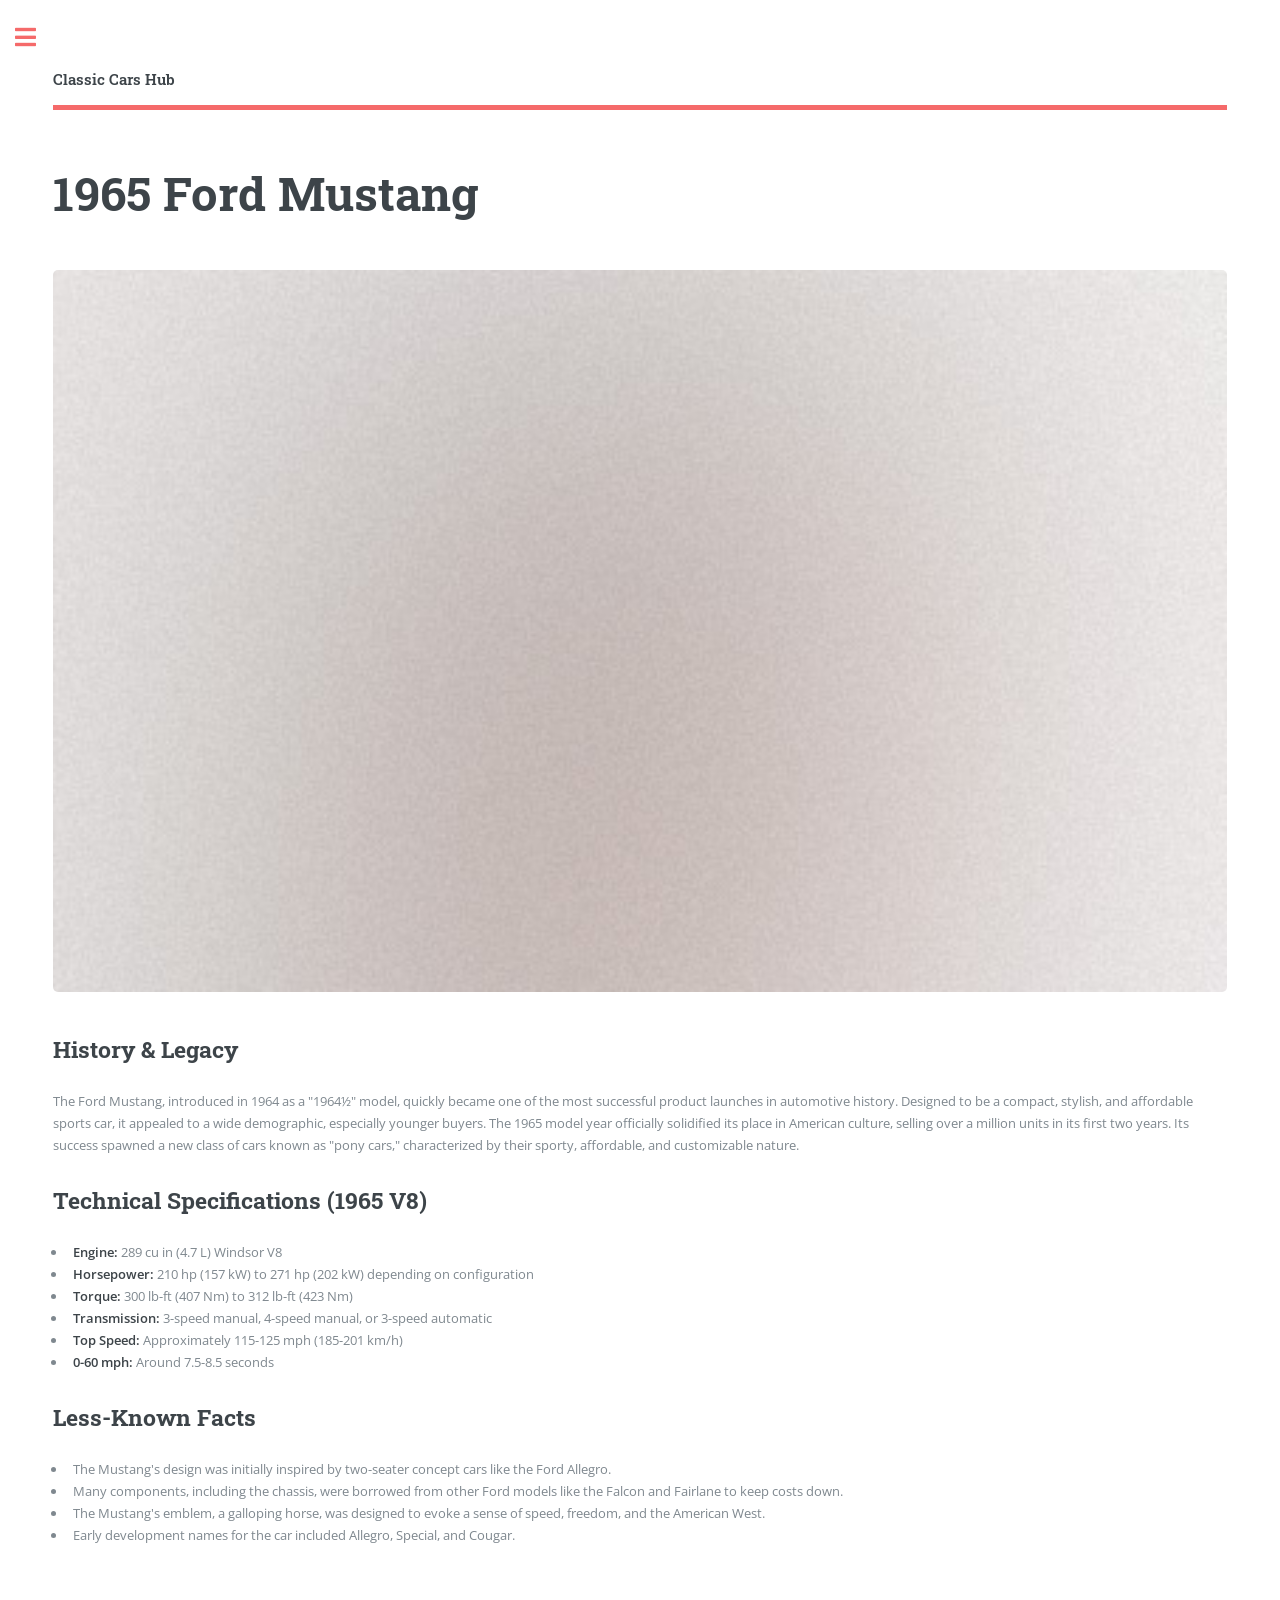
<file: ford_mustang.html>
<!DOCTYPE HTML>
<html>
	<head>
		<title>1965 Ford Mustang - Classic Cars Hub</title>
		<meta charset="utf-8" />
		<meta name="viewport" content="width=device-width, initial-scale=1, user-scalable=no" />
		<link rel="stylesheet" href="assets/css/main.css" />
	</head>
	<body class="is-preload">

		<!-- Wrapper -->
			<div id="wrapper">

				<!-- Main -->
					<div id="main">
						<div class="inner">

							<!-- Header -->
								<header id="header">
									<a href="index.html" class="logo"><strong>Classic Cars Hub</strong></a>
									<ul class="icons">
										<!-- Social media icons removed -->
									</ul>
								</header>

							<!-- Content -->
								<section>
									<header class="main">
										<h1>1965 Ford Mustang</h1>
									</header>

									<span class="image main"><img src="images/pic01.jpg" alt="1965 Ford Mustang" /></span>

									<h2>History & Legacy</h2>
									<p>The Ford Mustang, introduced in 1964 as a "1964½" model, quickly became one of the most successful product launches in automotive history. Designed to be a compact, stylish, and affordable sports car, it appealed to a wide demographic, especially younger buyers. The 1965 model year officially solidified its place in American culture, selling over a million units in its first two years. Its success spawned a new class of cars known as "pony cars," characterized by their sporty, affordable, and customizable nature.</p>

									<h2>Technical Specifications (1965 V8)</h2>
									<ul>
										<li><strong>Engine:</strong> 289 cu in (4.7 L) Windsor V8</li>
										<li><strong>Horsepower:</strong> 210 hp (157 kW) to 271 hp (202 kW) depending on configuration</li>
										<li><strong>Torque:</strong> 300 lb-ft (407 Nm) to 312 lb-ft (423 Nm)</li>
										<li><strong>Transmission:</strong> 3-speed manual, 4-speed manual, or 3-speed automatic</li>
										<li><strong>Top Speed:</strong> Approximately 115-125 mph (185-201 km/h)</li>
										<li><strong>0-60 mph:</strong> Around 7.5-8.5 seconds</li>
									</ul>

									<h2>Less-Known Facts</h2>
									<ul>
										<li>The Mustang's design was initially inspired by two-seater concept cars like the Ford Allegro.</li>
										<li>Many components, including the chassis, were borrowed from other Ford models like the Falcon and Fairlane to keep costs down.</li>
										<li>The Mustang's emblem, a galloping horse, was designed to evoke a sense of speed, freedom, and the American West.</li>
										<li>Early development names for the car included Allegro, Special, and Cougar.</li>
									</ul>

								</section>

						</div>
					</div>

				<!-- Sidebar -->
					<div id="sidebar">
						<div class="inner">

							<!-- Menu -->
								<nav id="menu">
									<header class="major">
										<h2>Menu</h2>
									</header>
									<ul>
										<li><a href="index.html">Homepage</a></li>
										<li><a href="community.html">Community Announcements</a></li>
										<li><a href="recommend.html">Recommend a Car</a></li>
									</ul>
								</nav>

							<!-- Section -->
								<section>
									<header class="major">
										<h2>Featured Cars</h2>
									</header>
									<div class="mini-posts">
										<article>
											<a href="ford_mustang.html" class="image"><img src="images/pic01.jpg" alt="Ford Mustang" /></a>
											<p>1965 Ford Mustang</p>
										</article>
										<article>
											<a href="porsche_911.html" class="image"><img src="images/pic02.jpg" alt="Porsche 911" /></a>
											<p>1973 Porsche 911 Carrera RS</p>
										</article>
										<article>
											<a href="chevrolet_corvette.html" class="image"><img src="images/pic03.jpg" alt="Chevrolet Corvette" /></a>
											<p>1963 Chevrolet Corvette Sting Ray</p>
										</article>
										<article>
											<a href="mercedes_300sl.html" class="image"><img src="images/pic04.jpg" alt="Mercedes-Benz 300 SL" /></a>
											<p>1955 Mercedes-Benz 300 SL</p>
										</article>
										<article>
											<a href="jaguar_e_type.html" class="image"><img src="images/pic05.jpg" alt="Jaguar E-Type" /></a>
											<p>1961 Jaguar E-Type</p>
										</article>
										<article>
											<a href="aston_martin_db5.html" class="image"><img src="images/pic06.jpg" alt="Aston Martin DB5" /></a>
											<p>1964 Aston Martin DB5</p>
										</article>
									</div>
									<ul class="actions">
										<li><a href="index.html#featured-cars" class="button">View All</a></li>
									</ul>
								</section>

							<!-- Section -->
								<section>
									<header class="major">
										<h2>Get in touch</h2>
									</header>
									<p>Have a question or a story to share about classic cars? Reach out to us!</p>
									<ul class="contact">
										<li class="icon solid fa-envelope"><a href="#">info@classiccarshub.com</a></li>
										<li class="icon solid fa-phone">(123) 456-7890</li>
										<li class="icon solid fa-home">Classic Cars Lane, Collectors City<br />
										Vintage State, 00000</li>
									</ul>
								</section>

							<!-- Footer -->
								<footer id="footer">
									<p class="copyright">&copy; Classic Cars Hub. All rights reserved. Images: <a href="https://unsplash.com">Unsplash</a>, <a href="https://pexels.com">Pexels</a>, <a href="https://pixabay.com">Pixabay</a>. Design: <a href="https://html5up.net">HTML5 UP</a>.</p>
								</footer>

						</div>
					</div>

			</div>

		<!-- Scripts -->
			<script src="assets/js/jquery.min.js"></script>
			<script src="assets/js/browser.min.js"></script>
			<script src="assets/js/breakpoints.min.js"></script>
			<script src="assets/js/util.js"></script>
			<script src="assets/js/main.js"></script>

	</body>
</html>
</file>
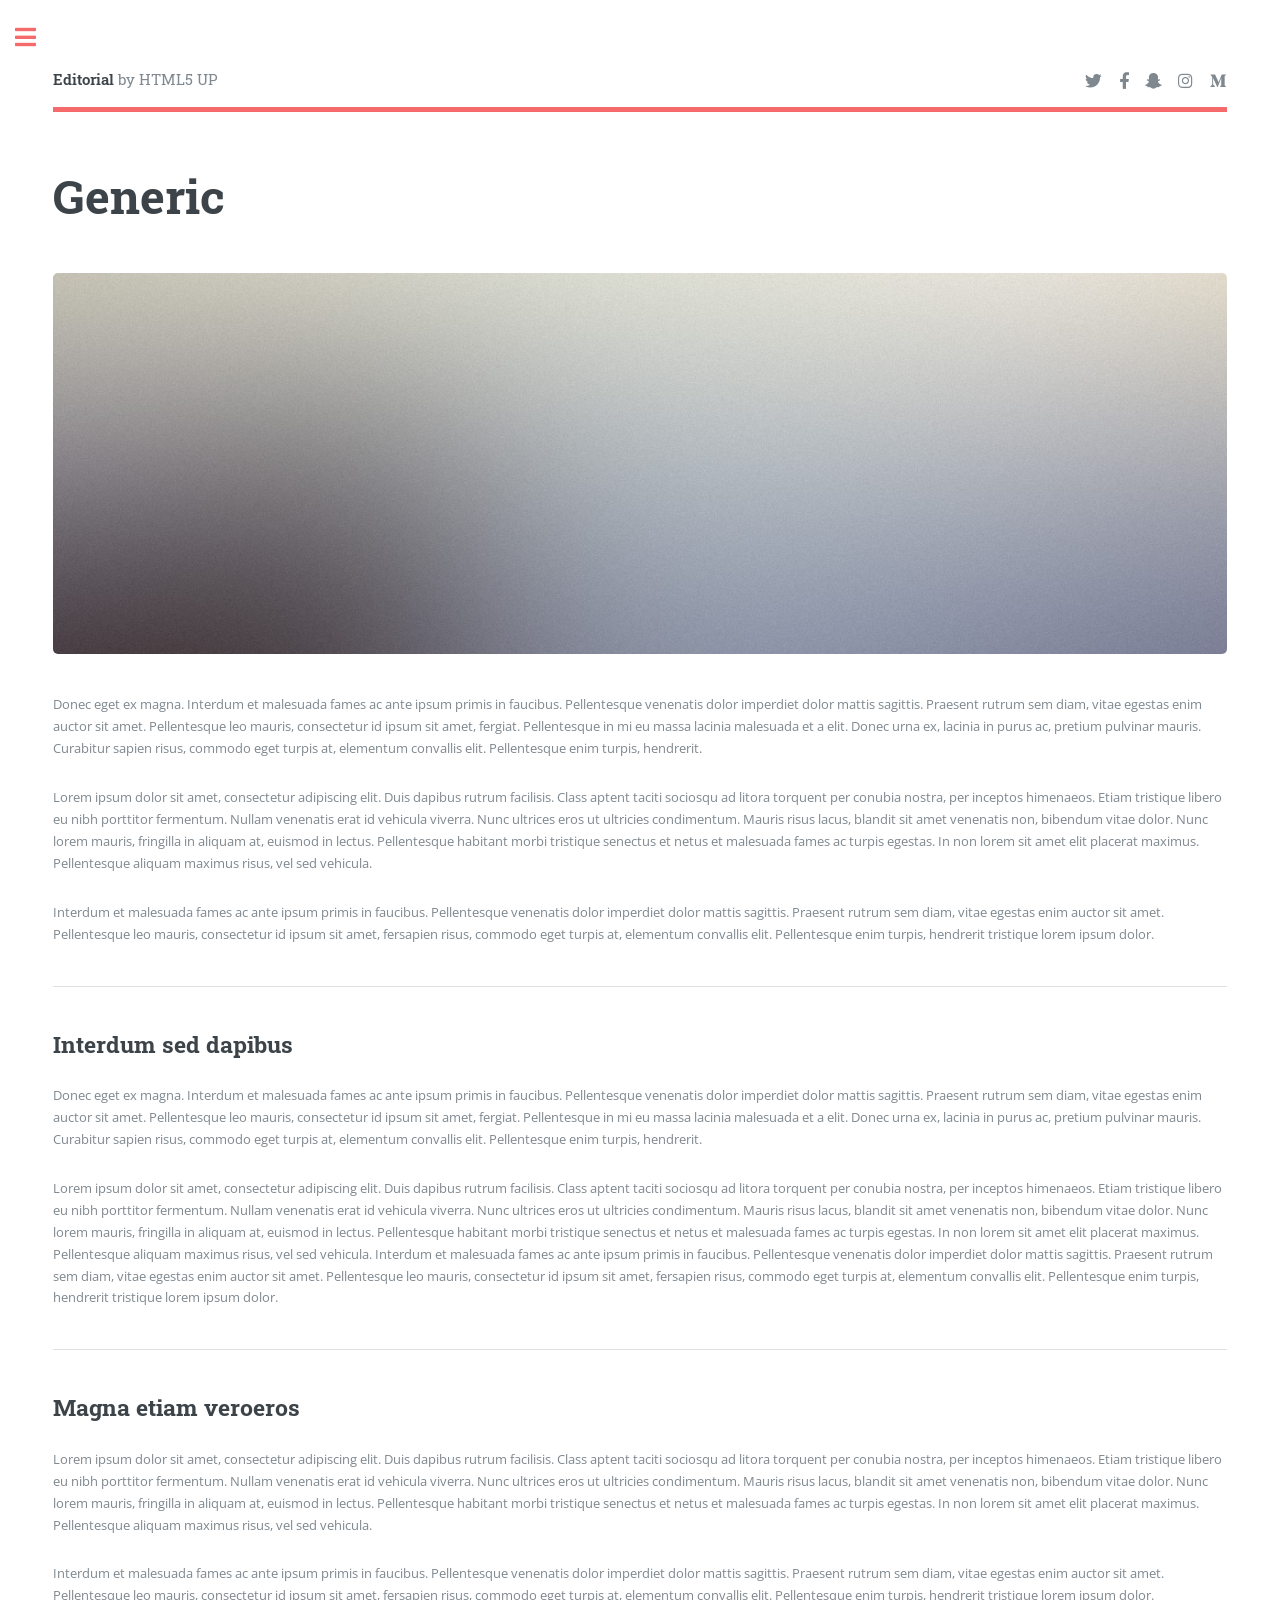
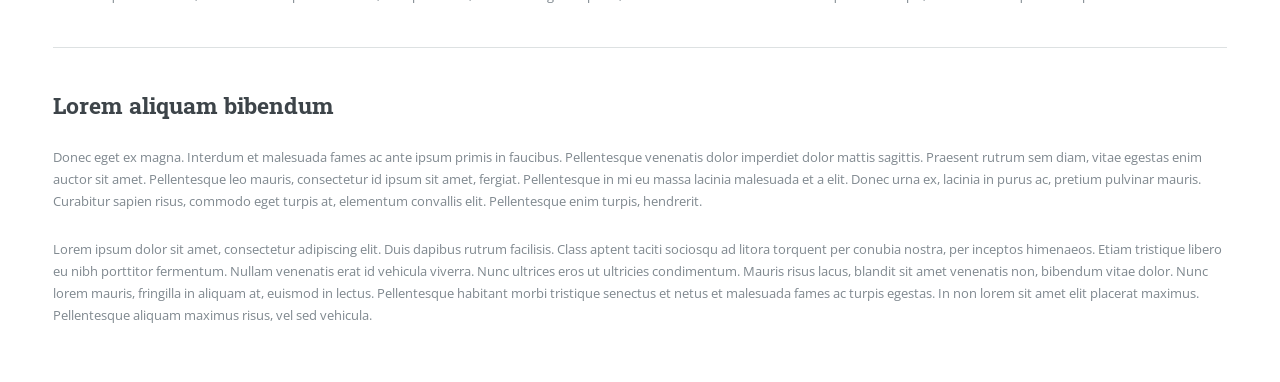
<file: generic.html>
<!DOCTYPE HTML>
<!--
	Editorial by HTML5 UP
	html5up.net | @ajlkn
	Free for personal and commercial use under the CCA 3.0 license (html5up.net/license)
-->
<html>
	<head>
		<title>Generic - Editorial by HTML5 UP</title>
		<meta charset="utf-8" />
		<meta name="viewport" content="width=device-width, initial-scale=1, user-scalable=no" />
		<link rel="stylesheet" href="assets/css/main.css" />
	</head>
	<body class="is-preload">

		<!-- Wrapper -->
			<div id="wrapper">

				<!-- Main -->
					<div id="main">
						<div class="inner">

							<!-- Header -->
								<header id="header">
									<a href="index.html" class="logo"><strong>Editorial</strong> by HTML5 UP</a>
									<ul class="icons">
										<li><a href="#" class="icon brands fa-twitter"><span class="label">Twitter</span></a></li>
										<li><a href="#" class="icon brands fa-facebook-f"><span class="label">Facebook</span></a></li>
										<li><a href="#" class="icon brands fa-snapchat-ghost"><span class="label">Snapchat</span></a></li>
										<li><a href="#" class="icon brands fa-instagram"><span class="label">Instagram</span></a></li>
										<li><a href="#" class="icon brands fa-medium-m"><span class="label">Medium</span></a></li>
									</ul>
								</header>

							<!-- Content -->
								<section>
									<header class="main">
										<h1>Generic</h1>
									</header>

									<span class="image main"><img src="images/pic11.jpg" alt="" /></span>

									<p>Donec eget ex magna. Interdum et malesuada fames ac ante ipsum primis in faucibus. Pellentesque venenatis dolor imperdiet dolor mattis sagittis. Praesent rutrum sem diam, vitae egestas enim auctor sit amet. Pellentesque leo mauris, consectetur id ipsum sit amet, fergiat. Pellentesque in mi eu massa lacinia malesuada et a elit. Donec urna ex, lacinia in purus ac, pretium pulvinar mauris. Curabitur sapien risus, commodo eget turpis at, elementum convallis elit. Pellentesque enim turpis, hendrerit.</p>
									<p>Lorem ipsum dolor sit amet, consectetur adipiscing elit. Duis dapibus rutrum facilisis. Class aptent taciti sociosqu ad litora torquent per conubia nostra, per inceptos himenaeos. Etiam tristique libero eu nibh porttitor fermentum. Nullam venenatis erat id vehicula viverra. Nunc ultrices eros ut ultricies condimentum. Mauris risus lacus, blandit sit amet venenatis non, bibendum vitae dolor. Nunc lorem mauris, fringilla in aliquam at, euismod in lectus. Pellentesque habitant morbi tristique senectus et netus et malesuada fames ac turpis egestas. In non lorem sit amet elit placerat maximus. Pellentesque aliquam maximus risus, vel sed vehicula.</p>
									<p>Interdum et malesuada fames ac ante ipsum primis in faucibus. Pellentesque venenatis dolor imperdiet dolor mattis sagittis. Praesent rutrum sem diam, vitae egestas enim auctor sit amet. Pellentesque leo mauris, consectetur id ipsum sit amet, fersapien risus, commodo eget turpis at, elementum convallis elit. Pellentesque enim turpis, hendrerit tristique lorem ipsum dolor.</p>

									<hr class="major" />

									<h2>Interdum sed dapibus</h2>
									<p>Donec eget ex magna. Interdum et malesuada fames ac ante ipsum primis in faucibus. Pellentesque venenatis dolor imperdiet dolor mattis sagittis. Praesent rutrum sem diam, vitae egestas enim auctor sit amet. Pellentesque leo mauris, consectetur id ipsum sit amet, fergiat. Pellentesque in mi eu massa lacinia malesuada et a elit. Donec urna ex, lacinia in purus ac, pretium pulvinar mauris. Curabitur sapien risus, commodo eget turpis at, elementum convallis elit. Pellentesque enim turpis, hendrerit.</p>
									<p>Lorem ipsum dolor sit amet, consectetur adipiscing elit. Duis dapibus rutrum facilisis. Class aptent taciti sociosqu ad litora torquent per conubia nostra, per inceptos himenaeos. Etiam tristique libero eu nibh porttitor fermentum. Nullam venenatis erat id vehicula viverra. Nunc ultrices eros ut ultricies condimentum. Mauris risus lacus, blandit sit amet venenatis non, bibendum vitae dolor. Nunc lorem mauris, fringilla in aliquam at, euismod in lectus. Pellentesque habitant morbi tristique senectus et netus et malesuada fames ac turpis egestas. In non lorem sit amet elit placerat maximus. Pellentesque aliquam maximus risus, vel sed vehicula. Interdum et malesuada fames ac ante ipsum primis in faucibus. Pellentesque venenatis dolor imperdiet dolor mattis sagittis. Praesent rutrum sem diam, vitae egestas enim auctor sit amet. Pellentesque leo mauris, consectetur id ipsum sit amet, fersapien risus, commodo eget turpis at, elementum convallis elit. Pellentesque enim turpis, hendrerit tristique lorem ipsum dolor.</p>

									<hr class="major" />

									<h2>Magna etiam veroeros</h2>
									<p>Lorem ipsum dolor sit amet, consectetur adipiscing elit. Duis dapibus rutrum facilisis. Class aptent taciti sociosqu ad litora torquent per conubia nostra, per inceptos himenaeos. Etiam tristique libero eu nibh porttitor fermentum. Nullam venenatis erat id vehicula viverra. Nunc ultrices eros ut ultricies condimentum. Mauris risus lacus, blandit sit amet venenatis non, bibendum vitae dolor. Nunc lorem mauris, fringilla in aliquam at, euismod in lectus. Pellentesque habitant morbi tristique senectus et netus et malesuada fames ac turpis egestas. In non lorem sit amet elit placerat maximus. Pellentesque aliquam maximus risus, vel sed vehicula.</p>
									<p>Interdum et malesuada fames ac ante ipsum primis in faucibus. Pellentesque venenatis dolor imperdiet dolor mattis sagittis. Praesent rutrum sem diam, vitae egestas enim auctor sit amet. Pellentesque leo mauris, consectetur id ipsum sit amet, fersapien risus, commodo eget turpis at, elementum convallis elit. Pellentesque enim turpis, hendrerit tristique lorem ipsum dolor.</p>

									<hr class="major" />

									<h2>Lorem aliquam bibendum</h2>
									<p>Donec eget ex magna. Interdum et malesuada fames ac ante ipsum primis in faucibus. Pellentesque venenatis dolor imperdiet dolor mattis sagittis. Praesent rutrum sem diam, vitae egestas enim auctor sit amet. Pellentesque leo mauris, consectetur id ipsum sit amet, fergiat. Pellentesque in mi eu massa lacinia malesuada et a elit. Donec urna ex, lacinia in purus ac, pretium pulvinar mauris. Curabitur sapien risus, commodo eget turpis at, elementum convallis elit. Pellentesque enim turpis, hendrerit.</p>
									<p>Lorem ipsum dolor sit amet, consectetur adipiscing elit. Duis dapibus rutrum facilisis. Class aptent taciti sociosqu ad litora torquent per conubia nostra, per inceptos himenaeos. Etiam tristique libero eu nibh porttitor fermentum. Nullam venenatis erat id vehicula viverra. Nunc ultrices eros ut ultricies condimentum. Mauris risus lacus, blandit sit amet venenatis non, bibendum vitae dolor. Nunc lorem mauris, fringilla in aliquam at, euismod in lectus. Pellentesque habitant morbi tristique senectus et netus et malesuada fames ac turpis egestas. In non lorem sit amet elit placerat maximus. Pellentesque aliquam maximus risus, vel sed vehicula.</p>

								</section>

						</div>
					</div>

				<!-- Sidebar -->
					<div id="sidebar">
						<div class="inner">

							<!-- Search -->
								<section id="search" class="alt">
									<form method="post" action="#">
										<input type="text" name="query" id="query" placeholder="Search" />
									</form>
								</section>

							<!-- Menu -->
								<nav id="menu">
									<header class="major">
										<h2>Menu</h2>
									</header>
									<ul>
										<li><a href="index.html">Homepage</a></li>
										<li><a href="generic.html">Generic</a></li>
										<li><a href="elements.html">Elements</a></li>
										<li>
											<span class="opener">Submenu</span>
											<ul>
												<li><a href="#">Lorem Dolor</a></li>
												<li><a href="#">Ipsum Adipiscing</a></li>
												<li><a href="#">Tempus Magna</a></li>
												<li><a href="#">Feugiat Veroeros</a></li>
											</ul>
										</li>
										<li><a href="#">Etiam Dolore</a></li>
										<li><a href="#">Adipiscing</a></li>
										<li>
											<span class="opener">Another Submenu</span>
											<ul>
												<li><a href="#">Lorem Dolor</a></li>
												<li><a href="#">Ipsum Adipiscing</a></li>
												<li><a href="#">Tempus Magna</a></li>
												<li><a href="#">Feugiat Veroeros</a></li>
											</ul>
										</li>
										<li><a href="#">Maximus Erat</a></li>
										<li><a href="#">Sapien Mauris</a></li>
										<li><a href="#">Amet Lacinia</a></li>
									</ul>
								</nav>

							<!-- Section -->
								<section>
									<header class="major">
										<h2>Ante interdum</h2>
									</header>
									<div class="mini-posts">
										<article>
											<a href="#" class="image"><img src="images/pic07.jpg" alt="" /></a>
											<p>Aenean ornare velit lacus, ac varius enim lorem ullamcorper dolore aliquam.</p>
										</article>
										<article>
											<a href="#" class="image"><img src="images/pic08.jpg" alt="" /></a>
											<p>Aenean ornare velit lacus, ac varius enim lorem ullamcorper dolore aliquam.</p>
										</article>
										<article>
											<a href="#" class="image"><img src="images/pic09.jpg" alt="" /></a>
											<p>Aenean ornare velit lacus, ac varius enim lorem ullamcorper dolore aliquam.</p>
										</article>
									</div>
									<ul class="actions">
										<li><a href="#" class="button">More</a></li>
									</ul>
								</section>

							<!-- Section -->
								<section>
									<header class="major">
										<h2>Get in touch</h2>
									</header>
									<p>Sed varius enim lorem ullamcorper dolore aliquam aenean ornare velit lacus, ac varius enim lorem ullamcorper dolore. Proin sed aliquam facilisis ante interdum. Sed nulla amet lorem feugiat tempus aliquam.</p>
									<ul class="contact">
										<li class="icon solid fa-envelope"><a href="#">information@untitled.tld</a></li>
										<li class="icon solid fa-phone">(000) 000-0000</li>
										<li class="icon solid fa-home">1234 Somewhere Road #8254<br />
										Nashville, TN 00000-0000</li>
									</ul>
								</section>

							<!-- Footer -->
								<footer id="footer">
									<p class="copyright">&copy; Untitled. All rights reserved. Demo Images: <a href="https://unsplash.com">Unsplash</a>. Design: <a href="https://html5up.net">HTML5 UP</a>.</p>
								</footer>

						</div>
					</div>

			</div>

		<!-- Scripts -->
			<script src="assets/js/jquery.min.js"></script>
			<script src="assets/js/browser.min.js"></script>
			<script src="assets/js/breakpoints.min.js"></script>
			<script src="assets/js/util.js"></script>
			<script src="assets/js/main.js"></script>

	</body>
</html>
</file>
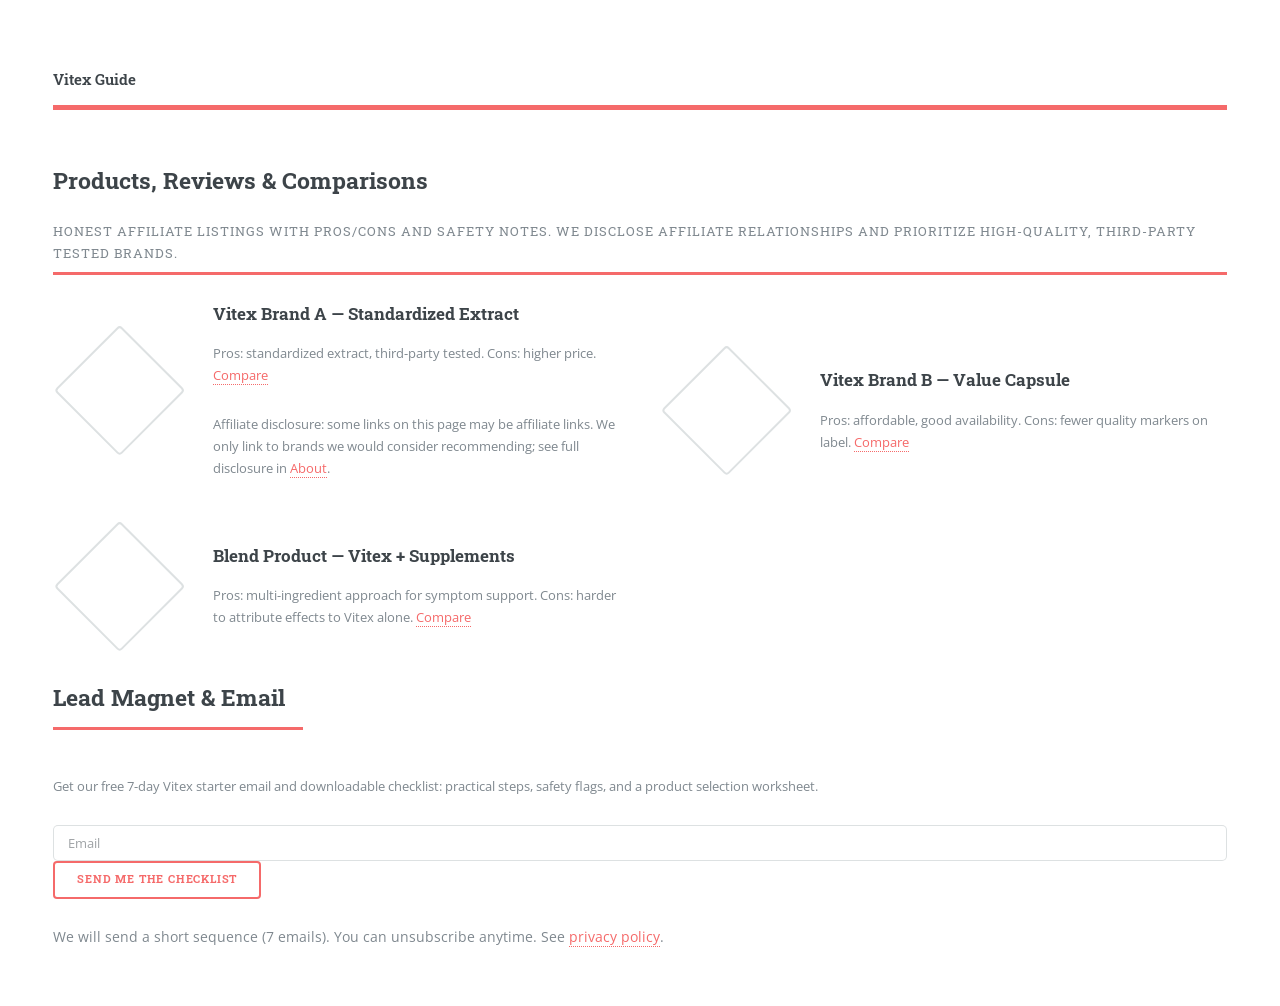
<file: products.html>
<!DOCTYPE HTML>
<html>
<head>
	<title>Products, Reviews & Comparisons — Vitex Guide</title>
	<meta charset="utf-8" />
	<meta name="viewport" content="width=device-width, initial-scale=1" />
	<link rel="stylesheet" href="assets/css/main.css" />
</head>
<body class="is-preload">
	<div id="wrapper">
		<div id="main"><div class="inner">
			<header id="header"><a href="index.html" class="logo"><strong>Vitex Guide</strong></a></header>

			<section>
				<header class="major"><h2>Products, Reviews & Comparisons</h2><p>Honest affiliate listings with pros/cons and safety notes. We disclose affiliate relationships and prioritize high-quality, third-party tested brands.</p></header>
				<div class="features">
					<article>
						<span class="icon fa-box"></span>
						<div class="content">
							<h3>Vitex Brand A — Standardized Extract</h3>
							<p>Pros: standardized extract, third-party tested. Cons: higher price. <a href="#">Compare</a></p>
							<p class="small">Affiliate disclosure: some links on this page may be affiliate links. We only link to brands we would consider recommending; see full disclosure in <a href="about.html#affiliates">About</a>.</p>
						</div>
					</article>
					<article>
						<span class="icon fa-capsules"></span>
						<div class="content">
							<h3>Vitex Brand B — Value Capsule</h3>
							<p>Pros: affordable, good availability. Cons: fewer quality markers on label. <a href="#">Compare</a></p>
						</div>
					</article>
					<article>
						<span class="icon fa-heartbeat"></span>
						<div class="content">
							<h3>Blend Product — Vitex + Supplements</h3>
							<p>Pros: multi-ingredient approach for symptom support. Cons: harder to attribute effects to Vitex alone. <a href="#">Compare</a></p>
						</div>
					</article>
				</div>
				<section>
					<header class="major"><h2>Lead Magnet & Email</h2></header>
					<p>Get our free 7-day Vitex starter email and downloadable checklist: practical steps, safety flags, and a product selection worksheet.</p>
					<form id="signup-products" action="#" method="post">
						<input type="email" name="email" placeholder="Email" required />
						<button class="button">Send me the checklist</button>
					</form>
					<p style="font-size:.9rem; margin-top:.5rem">We will send a short sequence (7 emails). You can unsubscribe anytime. See <a href="about.html#privacy">privacy policy</a>.</p>
				</section>
			</section>
		</div></div>

		<div id="sidebar"><div class="inner">
			<nav id="menu"><header class="major"><h2>Menu</h2></header>
				<ul>
					<li><a href="index.html">Home</a></li>
					<li><a href="cornerstone.html">Cornerstones</a></li>
					<li><a href="qa.html">Q&amp;A</a></li>
					<li><a href="products.html">Products</a></li>
					<li><a href="about.html">About</a></li>
				</ul>
			</nav>
			<footer id="footer"><p>&copy; Vitex Guide. Affiliate links present — see <a href="about.html#affiliates">about</a>.</p></footer>
		</div></div>
	</div>
<script src="assets/js/jquery.min.js"></script>
<script src="assets/js/main.js"></script>
</body>
</html>
</file>
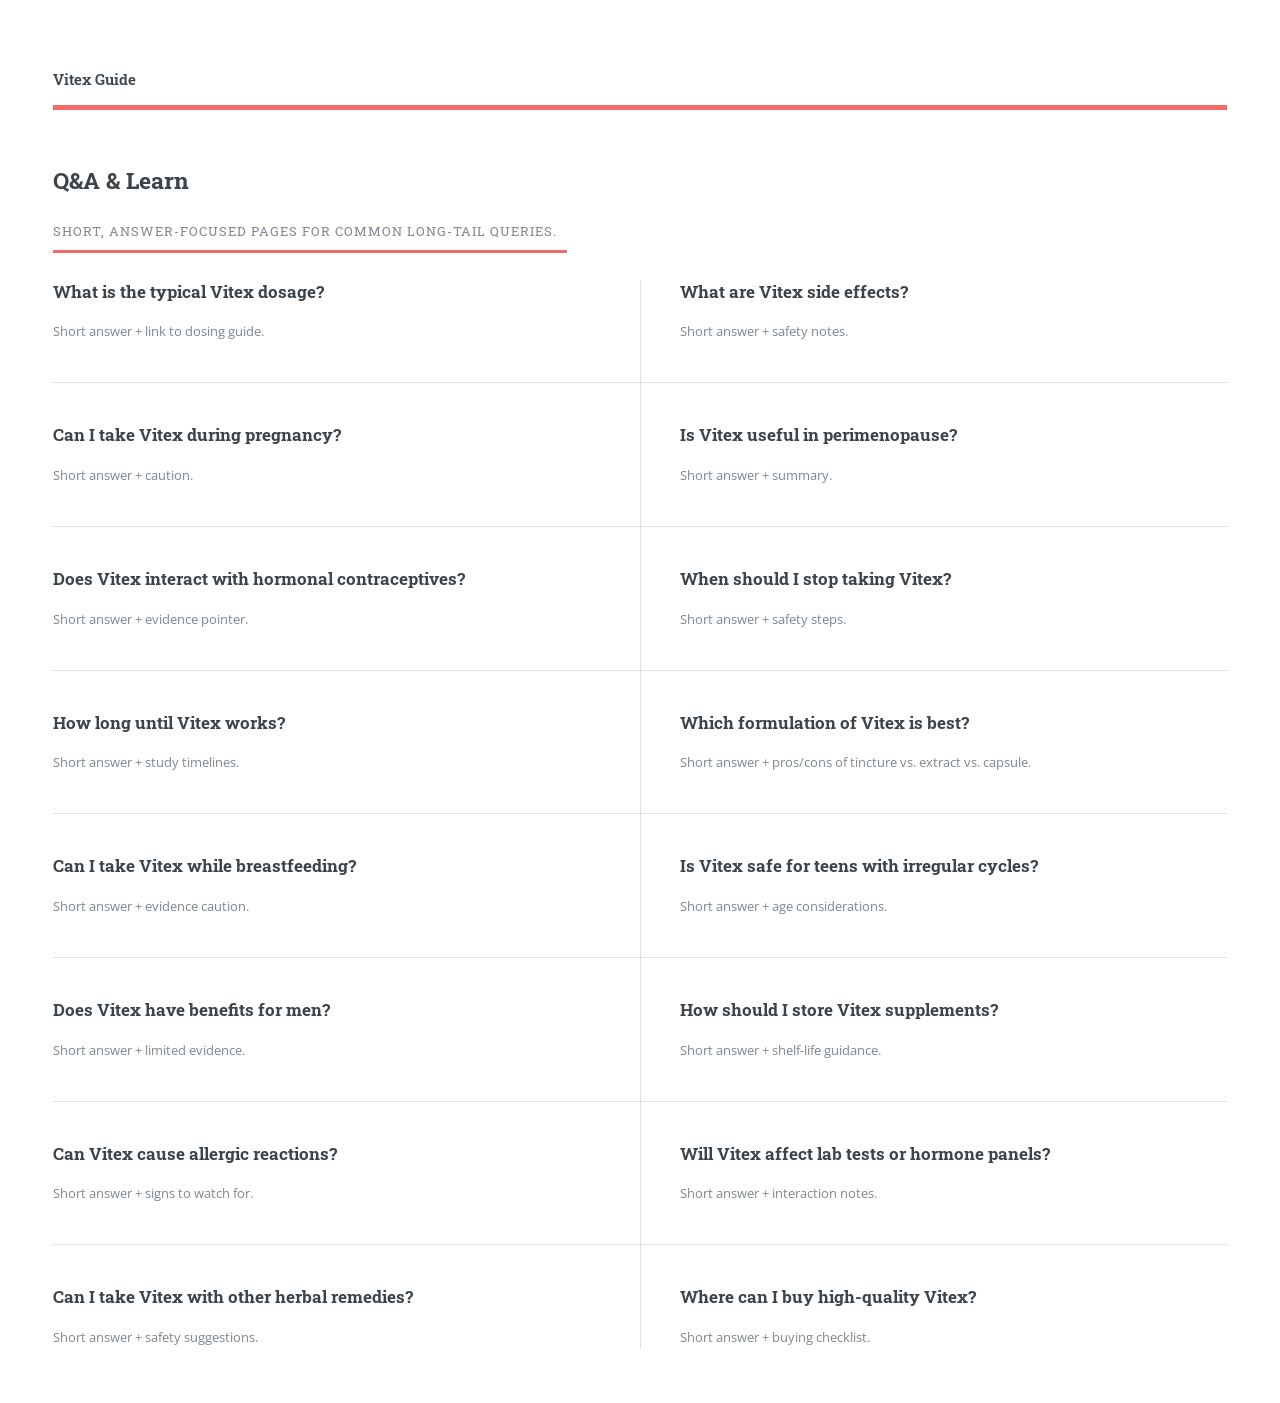
<file: qa.html>
<!DOCTYPE HTML>
<html>
<head>
	<title>Q&A & Learn — Vitex Guide</title>
	<meta charset="utf-8" />
	<meta name="viewport" content="width=device-width, initial-scale=1" />
	<link rel="stylesheet" href="assets/css/main.css" />
</head>
<body class="is-preload">
	<div id="wrapper">
		<div id="main"><div class="inner">
			<header id="header"><a href="index.html" class="logo"><strong>Vitex Guide</strong></a></header>

			<section>
				<header class="major"><h2>Q&amp;A & Learn</h2><p>Short, answer-focused pages for common long-tail queries.</p></header>
				<div class="posts">
					<!-- We include 16 starter Q&amp;A items as required -->
					<article><h3><a href="content/qa/qa-dosage.md">What is the typical Vitex dosage?</a></h3><p>Short answer + link to dosing guide.</p></article>
					<article><h3><a href="content/qa/qa-side-effects.md">What are Vitex side effects?</a></h3><p>Short answer + safety notes.</p></article>
					<article><h3><a href="content/qa/qa-pregnancy.md">Can I take Vitex during pregnancy?</a></h3><p>Short answer + caution.</p></article>
					<article><h3><a href="content/qa/qa-perimenopause.md">Is Vitex useful in perimenopause?</a></h3><p>Short answer + summary.</p></article>
					<article><h3><a href="content/qa/qa-interactions.md">Does Vitex interact with hormonal contraceptives?</a></h3><p>Short answer + evidence pointer.</p></article>
					<article><h3><a href="content/qa/qa-when-to-stop.md">When should I stop taking Vitex?</a></h3><p>Short answer + safety steps.</p></article>
					<article><h3><a href="content/qa/qa-time-to-work.md">How long until Vitex works?</a></h3><p>Short answer + study timelines.</p></article>
					<article><h3><a href="content/qa/qa-formulation.md">Which formulation of Vitex is best?</a></h3><p>Short answer + pros/cons of tincture vs. extract vs. capsule.</p></article>
					<article><h3><a href="content/qa/qa-breastfeeding.md">Can I take Vitex while breastfeeding?</a></h3><p>Short answer + evidence caution.</p></article>
					<article><h3><a href="content/qa/qa-children.md">Is Vitex safe for teens with irregular cycles?</a></h3><p>Short answer + age considerations.</p></article>
					<article><h3><a href="content/qa/qa-men.md">Does Vitex have benefits for men?</a></h3><p>Short answer + limited evidence.</p></article>
					<article><h3><a href="content/qa/qa-storage.md">How should I store Vitex supplements?</a></h3><p>Short answer + shelf-life guidance.</p></article>
					<article><h3><a href="content/qa/qa-allergy.md">Can Vitex cause allergic reactions?</a></h3><p>Short answer + signs to watch for.</p></article>
					<article><h3><a href="content/qa/qa-lab-tests.md">Will Vitex affect lab tests or hormone panels?</a></h3><p>Short answer + interaction notes.</p></article>
					<article><h3><a href="content/qa/qa-combo.md">Can I take Vitex with other herbal remedies?</a></h3><p>Short answer + safety suggestions.</p></article>
					<article><h3><a href="content/qa/qa-where-to-buy.md">Where can I buy high-quality Vitex?</a></h3><p>Short answer + buying checklist.</p></article>
				</div>
			</section>

		</div></div>
		<div id="sidebar"><div class="inner">
			<nav id="menu"><header class="major"><h2>Menu</h2></header>
				<ul>
					<li><a href="index.html">Home</a></li>
					<li><a href="cornerstone.html">Cornerstones</a></li>
					<li><a href="qa.html">Q&amp;A</a></li>
					<li><a href="products.html">Products</a></li>
					<li><a href="about.html">About</a></li>
				</ul>
			</nav>
			<footer id="footer"><p>&copy; Vitex Guide. Not medical advice.</p></footer>
		</div></div>
	</div>
<script src="assets/js/jquery.min.js"></script>
<script src="assets/js/main.js"></script>
</body>
</html>
</file>
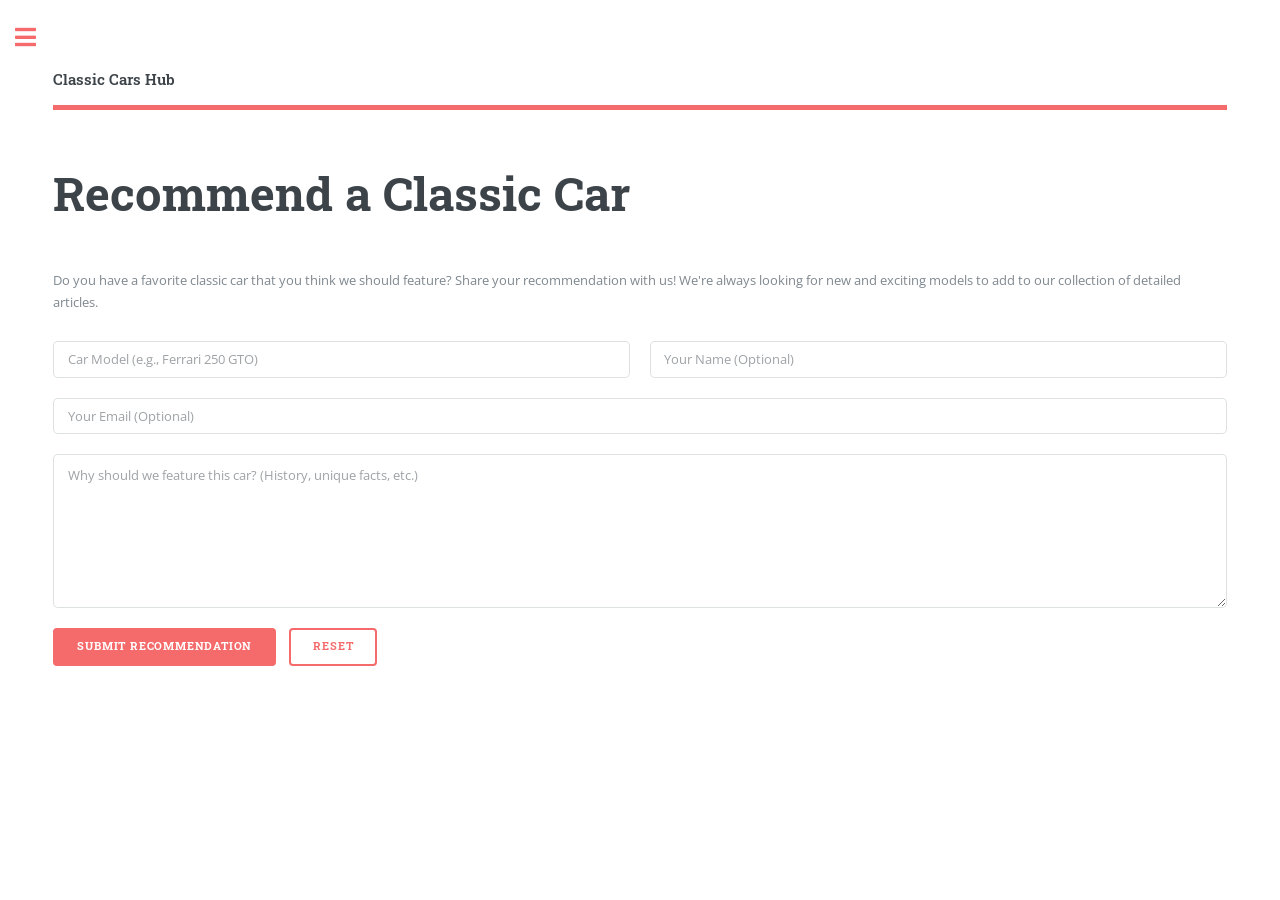
<file: recommend.html>
<!DOCTYPE HTML>
<html>
	<head>
		<title>Recommend a Car - Classic Cars Hub</title>
		<meta charset="utf-8" />
		<meta name="viewport" content="width=device-width, initial-scale=1, user-scalable=no" />
		<link rel="stylesheet" href="assets/css/main.css" />
	</head>
	<body class="is-preload">

		<!-- Wrapper -->
			<div id="wrapper">

				<!-- Main -->
					<div id="main">
						<div class="inner">

							<!-- Header -->
								<header id="header">
									<a href="index.html" class="logo"><strong>Classic Cars Hub</strong></a>
									<ul class="icons">
										<!-- Social media icons removed -->
									</ul>
								</header>

							<!-- Content -->
								<section>
									<header class="main">
										<h1>Recommend a Classic Car</h1>
									</header>

									<p>Do you have a favorite classic car that you think we should feature? Share your recommendation with us! We're always looking for new and exciting models to add to our collection of detailed articles.</p>

									<form method="post" action="#">
										<div class="row gtr-uniform">
											<div class="col-6 col-12-xsmall">
												<input type="text" name="car-model" id="car-model" value="" placeholder="Car Model (e.g., Ferrari 250 GTO)" />
											</div>
											<div class="col-6 col-12-xsmall">
												<input type="text" name="your-name" id="your-name" value="" placeholder="Your Name (Optional)" />
											</div>
											<div class="col-12">
												<input type="email" name="your-email" id="your-email" value="" placeholder="Your Email (Optional)" />
											</div>
											<div class="col-12">
												<textarea name="reason" id="reason" placeholder="Why should we feature this car? (History, unique facts, etc.)" rows="6"></textarea>
											</div>
											<div class="col-12">
												<ul class="actions">
													<li><input type="submit" value="Submit Recommendation" class="primary" /></li>
													<li><input type="reset" value="Reset" /></li>
												</ul>
											</div>
										</div>
									</form>

								</section>

						</div>
					</div>

				<!-- Sidebar -->
					<div id="sidebar">
						<div class="inner">

							<!-- Menu -->
								<nav id="menu">
									<header class="major">
										<h2>Menu</h2>
									</header>
									<ul>
										<li><a href="index.html">Homepage</a></li>
										<li><a href="community.html">Community Announcements</a></li>
										<li><a href="recommend.html">Recommend a Car</a></li>
									</ul>
								</nav>

							<!-- Section -->
								<section>
									<header class="major">
										<h2>Recent Posts</h2>
									</header>
									<div class="mini-posts">
										<article>
											<a href="ford_mustang.html" class="image"><img src="images/pic01.jpg" alt="Ford Mustang" /></a>
											<p>The enduring legacy of the Ford Mustang.</p>
										</article>
										<article>
											<a href="porsche_911.html" class="image"><img src="images/pic02.jpg" alt="Porsche 911" /></a>
											<p>The evolution of the Porsche 911.</p>
										</article>
										<article>
											<a href="jaguar_e_type.html" class="image"><img src="images/pic05.jpg" alt="Jaguar E-Type" /></a>
											<p>Why the Jaguar E-Type remains a design icon.</p>
										</article>
									</div>
									<ul class="actions">
										<li><a href="#featured-cars" class="button">More Cars</a></li>
									</ul>
								</section>

							<!-- Section -->
								<section>
									<header class="major">
										<h2>Get in touch</h2>
									</header>
									<p>Have a question or a story to share about classic cars? Reach out to us!</p>
									<ul class="contact">
										<li class="icon solid fa-envelope"><a href="#">info@classiccarshub.com</a></li>
										<li class="icon solid fa-phone">(123) 456-7890</li>
										<li class="icon solid fa-home">Classic Cars Lane, Collectors City<br />
										Vintage State, 00000</li>
									</ul>
								</section>

							<!-- Footer -->
								<footer id="footer">
									<p class="copyright">&copy; Classic Cars Hub. All rights reserved. Images: <a href="https://unsplash.com">Unsplash</a>, <a href="https://pexels.com">Pexels</a>, <a href="https://pixabay.com">Pixabay</a>. Design: <a href="https://html5up.net">HTML5 UP</a>.</p>
								</footer>

						</div>
					</div>

			</div>

		<!-- Scripts -->
			<script src="assets/js/jquery.min.js"></script>
			<script src="assets/js/browser.min.js"></script>
			<script src="assets/js/breakpoints.min.js"></script>
			<script src="assets/js/util.js"></script>
			<script src="assets/js/main.js"></script>

	</body>
</html>
</file>
<file: assets/css/main.css>
@import url(fontawesome-all.min.css);
@import url("https://fonts.googleapis.com/css?family=Open+Sans:400,600,400italic,600italic|Roboto+Slab:400,700");
/*
	Editorial by HTML5 UP
	html5up.net | @ajlkn
	Free for personal and commercial use under the CCA 3.0 license (html5up.net/license)
*/
html, body, div, span, applet, object,
iframe, h1, h2, h3, h4, h5, h6, p, blockquote,
pre, a, abbr, acronym, address, big, cite,
code, del, dfn, em, img, ins, kbd, q, s, samp,
small, strike, strong, sub, sup, tt, var, b,
u, i, center, dl, dt, dd, ol, ul, li, fieldset,
form, label, legend, table, caption, tbody,
tfoot, thead, tr, th, td, article, aside,
canvas, details, embed, figure, figcaption,
footer, header, hgroup, menu, nav, output, ruby,
section, summary, time, mark, audio, video {
  margin: 0;
  padding: 0;
  border: 0;
  font-size: 100%;
  font: inherit;
  vertical-align: baseline; }

article, aside, details, figcaption, figure,
footer, header, hgroup, menu, nav, section {
  display: block; }

body {
  line-height: 1; }

ol, ul {
  list-style: none; }

blockquote, q {
  quotes: none; }
  blockquote:before, blockquote:after, q:before, q:after {
    content: '';
    content: none; }

table {
  border-collapse: collapse;
  border-spacing: 0; }

body {
  -webkit-text-size-adjust: none; }

mark {
  background-color: transparent;
  color: inherit; }

input::-moz-focus-inner {
  border: 0;
  padding: 0; }

input, select, textarea {
  -moz-appearance: none;
  -webkit-appearance: none;
  -ms-appearance: none;
  appearance: none; }

/* Basic */
@-ms-viewport {
  width: device-width; }

body {
  -ms-overflow-style: scrollbar; }

@media screen and (max-width: 480px) {
  html, body {
    min-width: 320px; } }

html {
  box-sizing: border-box; }

*, *:before, *:after {
  box-sizing: inherit; }

body {
  background: #ffffff; }
  body.is-preload *, body.is-preload *:before, body.is-preload *:after, body.is-resizing *, body.is-resizing *:before, body.is-resizing *:after {
    -moz-animation: none !important;
    -webkit-animation: none !important;
    -ms-animation: none !important;
    animation: none !important;
    -moz-transition: none !important;
    -webkit-transition: none !important;
    -ms-transition: none !important;
    transition: none !important; }

/* Type */
body, input, select, textarea {
  color: #7f888f;
  font-family: "Open Sans", sans-serif;
  font-size: 13pt;
  font-weight: 400;
  line-height: 1.65; }
  @media screen and (max-width: 1680px) {
    body, input, select, textarea {
      font-size: 11pt; } }
  @media screen and (max-width: 1280px) {
    body, input, select, textarea {
      font-size: 10pt; } }
  @media screen and (max-width: 360px) {
    body, input, select, textarea {
      font-size: 9pt; } }

a {
  -moz-transition: color 0.2s ease-in-out, border-bottom-color 0.2s ease-in-out;
  -webkit-transition: color 0.2s ease-in-out, border-bottom-color 0.2s ease-in-out;
  -ms-transition: color 0.2s ease-in-out, border-bottom-color 0.2s ease-in-out;
  transition: color 0.2s ease-in-out, border-bottom-color 0.2s ease-in-out;
  border-bottom: dotted 1px;
  color: #f56a6a;
  text-decoration: none; }
  a:hover {
    border-bottom-color: #f56a6a;
    color: #f56a6a !important; }
    a:hover strong {
      color: inherit; }

strong, b {
  color: #3d4449;
  font-weight: 600; }

em, i {
  font-style: italic; }

p {
  margin: 0 0 2em 0; }

h1, h2, h3, h4, h5, h6 {
  color: #3d4449;
  font-family: "Roboto Slab", serif;
  font-weight: 700;
  line-height: 1.5;
  margin: 0 0 1em 0; }
  h1 a, h2 a, h3 a, h4 a, h5 a, h6 a {
    color: inherit;
    text-decoration: none;
    border-bottom: 0; }

h1 {
  font-size: 4em;
  margin: 0 0 0.5em 0;
  line-height: 1.3; }

h2 {
  font-size: 1.75em; }

h3 {
  font-size: 1.25em; }

h4 {
  font-size: 1.1em; }

h5 {
  font-size: 0.9em; }

h6 {
  font-size: 0.7em; }

@media screen and (max-width: 1680px) {
  h1 {
    font-size: 3.5em; } }

@media screen and (max-width: 980px) {
  h1 {
    font-size: 3.25em; } }

@media screen and (max-width: 736px) {
  h1 {
    font-size: 2em;
    line-height: 1.4; }
  h2 {
    font-size: 1.5em; } }

sub {
  font-size: 0.8em;
  position: relative;
  top: 0.5em; }

sup {
  font-size: 0.8em;
  position: relative;
  top: -0.5em; }

blockquote {
  border-left: solid 3px rgba(210, 215, 217, 0.75);
  font-style: italic;
  margin: 0 0 2em 0;
  padding: 0.5em 0 0.5em 2em; }

code {
  background: rgba(230, 235, 237, 0.25);
  border-radius: 0.375em;
  border: solid 1px rgba(210, 215, 217, 0.75);
  font-family: "Courier New", monospace;
  font-size: 0.9em;
  margin: 0 0.25em;
  padding: 0.25em 0.65em; }

pre {
  -webkit-overflow-scrolling: touch;
  font-family: "Courier New", monospace;
  font-size: 0.9em;
  margin: 0 0 2em 0; }
  pre code {
    display: block;
    line-height: 1.75;
    padding: 1em 1.5em;
    overflow-x: auto; }

hr {
  border: 0;
  border-bottom: solid 1px rgba(210, 215, 217, 0.75);
  margin: 2em 0; }
  hr.major {
    margin: 3em 0; }

.align-left {
  text-align: left; }

.align-center {
  text-align: center; }

.align-right {
  text-align: right; }

/* Row */
.row {
  display: flex;
  flex-wrap: wrap;
  box-sizing: border-box;
  align-items: stretch; }
  .row > * {
    box-sizing: border-box; }
  .row.gtr-uniform > * > :last-child {
    margin-bottom: 0; }
  .row.aln-left {
    justify-content: flex-start; }
  .row.aln-center {
    justify-content: center; }
  .row.aln-right {
    justify-content: flex-end; }
  .row.aln-top {
    align-items: flex-start; }
  .row.aln-middle {
    align-items: center; }
  .row.aln-bottom {
    align-items: flex-end; }
  .row > .imp {
    order: -1; }
  .row > .col-1 {
    width: 8.33333%; }
  .row > .off-1 {
    margin-left: 8.33333%; }
  .row > .col-2 {
    width: 16.66667%; }
  .row > .off-2 {
    margin-left: 16.66667%; }
  .row > .col-3 {
    width: 25%; }
  .row > .off-3 {
    margin-left: 25%; }
  .row > .col-4 {
    width: 33.33333%; }
  .row > .off-4 {
    margin-left: 33.33333%; }
  .row > .col-5 {
    width: 41.66667%; }
  .row > .off-5 {
    margin-left: 41.66667%; }
  .row > .col-6 {
    width: 50%; }
  .row > .off-6 {
    margin-left: 50%; }
  .row > .col-7 {
    width: 58.33333%; }
  .row > .off-7 {
    margin-left: 58.33333%; }
  .row > .col-8 {
    width: 66.66667%; }
  .row > .off-8 {
    margin-left: 66.66667%; }
  .row > .col-9 {
    width: 75%; }
  .row > .off-9 {
    margin-left: 75%; }
  .row > .col-10 {
    width: 83.33333%; }
  .row > .off-10 {
    margin-left: 83.33333%; }
  .row > .col-11 {
    width: 91.66667%; }
  .row > .off-11 {
    margin-left: 91.66667%; }
  .row > .col-12 {
    width: 100%; }
  .row > .off-12 {
    margin-left: 100%; }
  .row.gtr-0 {
    margin-top: 0;
    margin-left: 0em; }
    .row.gtr-0 > * {
      padding: 0 0 0 0em; }
    .row.gtr-0.gtr-uniform {
      margin-top: 0em; }
      .row.gtr-0.gtr-uniform > * {
        padding-top: 0em; }
  .row.gtr-25 {
    margin-top: 0;
    margin-left: -0.375em; }
    .row.gtr-25 > * {
      padding: 0 0 0 0.375em; }
    .row.gtr-25.gtr-uniform {
      margin-top: -0.375em; }
      .row.gtr-25.gtr-uniform > * {
        padding-top: 0.375em; }
  .row.gtr-50 {
    margin-top: 0;
    margin-left: -0.75em; }
    .row.gtr-50 > * {
      padding: 0 0 0 0.75em; }
    .row.gtr-50.gtr-uniform {
      margin-top: -0.75em; }
      .row.gtr-50.gtr-uniform > * {
        padding-top: 0.75em; }
  .row {
    margin-top: 0;
    margin-left: -1.5em; }
    .row > * {
      padding: 0 0 0 1.5em; }
    .row.gtr-uniform {
      margin-top: -1.5em; }
      .row.gtr-uniform > * {
        padding-top: 1.5em; }
  .row.gtr-150 {
    margin-top: 0;
    margin-left: -2.25em; }
    .row.gtr-150 > * {
      padding: 0 0 0 2.25em; }
    .row.gtr-150.gtr-uniform {
      margin-top: -2.25em; }
      .row.gtr-150.gtr-uniform > * {
        padding-top: 2.25em; }
  .row.gtr-200 {
    margin-top: 0;
    margin-left: -3em; }
    .row.gtr-200 > * {
      padding: 0 0 0 3em; }
    .row.gtr-200.gtr-uniform {
      margin-top: -3em; }
      .row.gtr-200.gtr-uniform > * {
        padding-top: 3em; }
  @media screen and (max-width: 1680px) {
    .row {
      display: flex;
      flex-wrap: wrap;
      box-sizing: border-box;
      align-items: stretch; }
      .row > * {
        box-sizing: border-box; }
      .row.gtr-uniform > * > :last-child {
        margin-bottom: 0; }
      .row.aln-left {
        justify-content: flex-start; }
      .row.aln-center {
        justify-content: center; }
      .row.aln-right {
        justify-content: flex-end; }
      .row.aln-top {
        align-items: flex-start; }
      .row.aln-middle {
        align-items: center; }
      .row.aln-bottom {
        align-items: flex-end; }
      .row > .imp-xlarge {
        order: -1; }
      .row > .col-1-xlarge {
        width: 8.33333%; }
      .row > .off-1-xlarge {
        margin-left: 8.33333%; }
      .row > .col-2-xlarge {
        width: 16.66667%; }
      .row > .off-2-xlarge {
        margin-left: 16.66667%; }
      .row > .col-3-xlarge {
        width: 25%; }
      .row > .off-3-xlarge {
        margin-left: 25%; }
      .row > .col-4-xlarge {
        width: 33.33333%; }
      .row > .off-4-xlarge {
        margin-left: 33.33333%; }
      .row > .col-5-xlarge {
        width: 41.66667%; }
      .row > .off-5-xlarge {
        margin-left: 41.66667%; }
      .row > .col-6-xlarge {
        width: 50%; }
      .row > .off-6-xlarge {
        margin-left: 50%; }
      .row > .col-7-xlarge {
        width: 58.33333%; }
      .row > .off-7-xlarge {
        margin-left: 58.33333%; }
      .row > .col-8-xlarge {
        width: 66.66667%; }
      .row > .off-8-xlarge {
        margin-left: 66.66667%; }
      .row > .col-9-xlarge {
        width: 75%; }
      .row > .off-9-xlarge {
        margin-left: 75%; }
      .row > .col-10-xlarge {
        width: 83.33333%; }
      .row > .off-10-xlarge {
        margin-left: 83.33333%; }
      .row > .col-11-xlarge {
        width: 91.66667%; }
      .row > .off-11-xlarge {
        margin-left: 91.66667%; }
      .row > .col-12-xlarge {
        width: 100%; }
      .row > .off-12-xlarge {
        margin-left: 100%; }
      .row.gtr-0 {
        margin-top: 0;
        margin-left: 0em; }
        .row.gtr-0 > * {
          padding: 0 0 0 0em; }
        .row.gtr-0.gtr-uniform {
          margin-top: 0em; }
          .row.gtr-0.gtr-uniform > * {
            padding-top: 0em; }
      .row.gtr-25 {
        margin-top: 0;
        margin-left: -0.375em; }
        .row.gtr-25 > * {
          padding: 0 0 0 0.375em; }
        .row.gtr-25.gtr-uniform {
          margin-top: -0.375em; }
          .row.gtr-25.gtr-uniform > * {
            padding-top: 0.375em; }
      .row.gtr-50 {
        margin-top: 0;
        margin-left: -0.75em; }
        .row.gtr-50 > * {
          padding: 0 0 0 0.75em; }
        .row.gtr-50.gtr-uniform {
          margin-top: -0.75em; }
          .row.gtr-50.gtr-uniform > * {
            padding-top: 0.75em; }
      .row {
        margin-top: 0;
        margin-left: -1.5em; }
        .row > * {
          padding: 0 0 0 1.5em; }
        .row.gtr-uniform {
          margin-top: -1.5em; }
          .row.gtr-uniform > * {
            padding-top: 1.5em; }
      .row.gtr-150 {
        margin-top: 0;
        margin-left: -2.25em; }
        .row.gtr-150 > * {
          padding: 0 0 0 2.25em; }
        .row.gtr-150.gtr-uniform {
          margin-top: -2.25em; }
          .row.gtr-150.gtr-uniform > * {
            padding-top: 2.25em; }
      .row.gtr-200 {
        margin-top: 0;
        margin-left: -3em; }
        .row.gtr-200 > * {
          padding: 0 0 0 3em; }
        .row.gtr-200.gtr-uniform {
          margin-top: -3em; }
          .row.gtr-200.gtr-uniform > * {
            padding-top: 3em; } }
  @media screen and (max-width: 1280px) {
    .row {
      display: flex;
      flex-wrap: wrap;
      box-sizing: border-box;
      align-items: stretch; }
      .row > * {
        box-sizing: border-box; }
      .row.gtr-uniform > * > :last-child {
        margin-bottom: 0; }
      .row.aln-left {
        justify-content: flex-start; }
      .row.aln-center {
        justify-content: center; }
      .row.aln-right {
        justify-content: flex-end; }
      .row.aln-top {
        align-items: flex-start; }
      .row.aln-middle {
        align-items: center; }
      .row.aln-bottom {
        align-items: flex-end; }
      .row > .imp-large {
        order: -1; }
      .row > .col-1-large {
        width: 8.33333%; }
      .row > .off-1-large {
        margin-left: 8.33333%; }
      .row > .col-2-large {
        width: 16.66667%; }
      .row > .off-2-large {
        margin-left: 16.66667%; }
      .row > .col-3-large {
        width: 25%; }
      .row > .off-3-large {
        margin-left: 25%; }
      .row > .col-4-large {
        width: 33.33333%; }
      .row > .off-4-large {
        margin-left: 33.33333%; }
      .row > .col-5-large {
        width: 41.66667%; }
      .row > .off-5-large {
        margin-left: 41.66667%; }
      .row > .col-6-large {
        width: 50%; }
      .row > .off-6-large {
        margin-left: 50%; }
      .row > .col-7-large {
        width: 58.33333%; }
      .row > .off-7-large {
        margin-left: 58.33333%; }
      .row > .col-8-large {
        width: 66.66667%; }
      .row > .off-8-large {
        margin-left: 66.66667%; }
      .row > .col-9-large {
        width: 75%; }
      .row > .off-9-large {
        margin-left: 75%; }
      .row > .col-10-large {
        width: 83.33333%; }
      .row > .off-10-large {
        margin-left: 83.33333%; }
      .row > .col-11-large {
        width: 91.66667%; }
      .row > .off-11-large {
        margin-left: 91.66667%; }
      .row > .col-12-large {
        width: 100%; }
      .row > .off-12-large {
        margin-left: 100%; }
      .row.gtr-0 {
        margin-top: 0;
        margin-left: 0em; }
        .row.gtr-0 > * {
          padding: 0 0 0 0em; }
        .row.gtr-0.gtr-uniform {
          margin-top: 0em; }
          .row.gtr-0.gtr-uniform > * {
            padding-top: 0em; }
      .row.gtr-25 {
        margin-top: 0;
        margin-left: -0.375em; }
        .row.gtr-25 > * {
          padding: 0 0 0 0.375em; }
        .row.gtr-25.gtr-uniform {
          margin-top: -0.375em; }
          .row.gtr-25.gtr-uniform > * {
            padding-top: 0.375em; }
      .row.gtr-50 {
        margin-top: 0;
        margin-left: -0.75em; }
        .row.gtr-50 > * {
          padding: 0 0 0 0.75em; }
        .row.gtr-50.gtr-uniform {
          margin-top: -0.75em; }
          .row.gtr-50.gtr-uniform > * {
            padding-top: 0.75em; }
      .row {
        margin-top: 0;
        margin-left: -1.5em; }
        .row > * {
          padding: 0 0 0 1.5em; }
        .row.gtr-uniform {
          margin-top: -1.5em; }
          .row.gtr-uniform > * {
            padding-top: 1.5em; }
      .row.gtr-150 {
        margin-top: 0;
        margin-left: -2.25em; }
        .row.gtr-150 > * {
          padding: 0 0 0 2.25em; }
        .row.gtr-150.gtr-uniform {
          margin-top: -2.25em; }
          .row.gtr-150.gtr-uniform > * {
            padding-top: 2.25em; }
      .row.gtr-200 {
        margin-top: 0;
        margin-left: -3em; }
        .row.gtr-200 > * {
          padding: 0 0 0 3em; }
        .row.gtr-200.gtr-uniform {
          margin-top: -3em; }
          .row.gtr-200.gtr-uniform > * {
            padding-top: 3em; } }
  @media screen and (max-width: 980px) {
    .row {
      display: flex;
      flex-wrap: wrap;
      box-sizing: border-box;
      align-items: stretch; }
      .row > * {
        box-sizing: border-box; }
      .row.gtr-uniform > * > :last-child {
        margin-bottom: 0; }
      .row.aln-left {
        justify-content: flex-start; }
      .row.aln-center {
        justify-content: center; }
      .row.aln-right {
        justify-content: flex-end; }
      .row.aln-top {
        align-items: flex-start; }
      .row.aln-middle {
        align-items: center; }
      .row.aln-bottom {
        align-items: flex-end; }
      .row > .imp-medium {
        order: -1; }
      .row > .col-1-medium {
        width: 8.33333%; }
      .row > .off-1-medium {
        margin-left: 8.33333%; }
      .row > .col-2-medium {
        width: 16.66667%; }
      .row > .off-2-medium {
        margin-left: 16.66667%; }
      .row > .col-3-medium {
        width: 25%; }
      .row > .off-3-medium {
        margin-left: 25%; }
      .row > .col-4-medium {
        width: 33.33333%; }
      .row > .off-4-medium {
        margin-left: 33.33333%; }
      .row > .col-5-medium {
        width: 41.66667%; }
      .row > .off-5-medium {
        margin-left: 41.66667%; }
      .row > .col-6-medium {
        width: 50%; }
      .row > .off-6-medium {
        margin-left: 50%; }
      .row > .col-7-medium {
        width: 58.33333%; }
      .row > .off-7-medium {
        margin-left: 58.33333%; }
      .row > .col-8-medium {
        width: 66.66667%; }
      .row > .off-8-medium {
        margin-left: 66.66667%; }
      .row > .col-9-medium {
        width: 75%; }
      .row > .off-9-medium {
        margin-left: 75%; }
      .row > .col-10-medium {
        width: 83.33333%; }
      .row > .off-10-medium {
        margin-left: 83.33333%; }
      .row > .col-11-medium {
        width: 91.66667%; }
      .row > .off-11-medium {
        margin-left: 91.66667%; }
      .row > .col-12-medium {
        width: 100%; }
      .row > .off-12-medium {
        margin-left: 100%; }
      .row.gtr-0 {
        margin-top: 0;
        margin-left: 0em; }
        .row.gtr-0 > * {
          padding: 0 0 0 0em; }
        .row.gtr-0.gtr-uniform {
          margin-top: 0em; }
          .row.gtr-0.gtr-uniform > * {
            padding-top: 0em; }
      .row.gtr-25 {
        margin-top: 0;
        margin-left: -0.375em; }
        .row.gtr-25 > * {
          padding: 0 0 0 0.375em; }
        .row.gtr-25.gtr-uniform {
          margin-top: -0.375em; }
          .row.gtr-25.gtr-uniform > * {
            padding-top: 0.375em; }
      .row.gtr-50 {
        margin-top: 0;
        margin-left: -0.75em; }
        .row.gtr-50 > * {
          padding: 0 0 0 0.75em; }
        .row.gtr-50.gtr-uniform {
          margin-top: -0.75em; }
          .row.gtr-50.gtr-uniform > * {
            padding-top: 0.75em; }
      .row {
        margin-top: 0;
        margin-left: -1.5em; }
        .row > * {
          padding: 0 0 0 1.5em; }
        .row.gtr-uniform {
          margin-top: -1.5em; }
          .row.gtr-uniform > * {
            padding-top: 1.5em; }
      .row.gtr-150 {
        margin-top: 0;
        margin-left: -2.25em; }
        .row.gtr-150 > * {
          padding: 0 0 0 2.25em; }
        .row.gtr-150.gtr-uniform {
          margin-top: -2.25em; }
          .row.gtr-150.gtr-uniform > * {
            padding-top: 2.25em; }
      .row.gtr-200 {
        margin-top: 0;
        margin-left: -3em; }
        .row.gtr-200 > * {
          padding: 0 0 0 3em; }
        .row.gtr-200.gtr-uniform {
          margin-top: -3em; }
          .row.gtr-200.gtr-uniform > * {
            padding-top: 3em; } }
  @media screen and (max-width: 736px) {
    .row {
      display: flex;
      flex-wrap: wrap;
      box-sizing: border-box;
      align-items: stretch; }
      .row > * {
        box-sizing: border-box; }
      .row.gtr-uniform > * > :last-child {
        margin-bottom: 0; }
      .row.aln-left {
        justify-content: flex-start; }
      .row.aln-center {
        justify-content: center; }
      .row.aln-right {
        justify-content: flex-end; }
      .row.aln-top {
        align-items: flex-start; }
      .row.aln-middle {
        align-items: center; }
      .row.aln-bottom {
        align-items: flex-end; }
      .row > .imp-small {
        order: -1; }
      .row > .col-1-small {
        width: 8.33333%; }
      .row > .off-1-small {
        margin-left: 8.33333%; }
      .row > .col-2-small {
        width: 16.66667%; }
      .row > .off-2-small {
        margin-left: 16.66667%; }
      .row > .col-3-small {
        width: 25%; }
      .row > .off-3-small {
        margin-left: 25%; }
      .row > .col-4-small {
        width: 33.33333%; }
      .row > .off-4-small {
        margin-left: 33.33333%; }
      .row > .col-5-small {
        width: 41.66667%; }
      .row > .off-5-small {
        margin-left: 41.66667%; }
      .row > .col-6-small {
        width: 50%; }
      .row > .off-6-small {
        margin-left: 50%; }
      .row > .col-7-small {
        width: 58.33333%; }
      .row > .off-7-small {
        margin-left: 58.33333%; }
      .row > .col-8-small {
        width: 66.66667%; }
      .row > .off-8-small {
        margin-left: 66.66667%; }
      .row > .col-9-small {
        width: 75%; }
      .row > .off-9-small {
        margin-left: 75%; }
      .row > .col-10-small {
        width: 83.33333%; }
      .row > .off-10-small {
        margin-left: 83.33333%; }
      .row > .col-11-small {
        width: 91.66667%; }
      .row > .off-11-small {
        margin-left: 91.66667%; }
      .row > .col-12-small {
        width: 100%; }
      .row > .off-12-small {
        margin-left: 100%; }
      .row.gtr-0 {
        margin-top: 0;
        margin-left: 0em; }
        .row.gtr-0 > * {
          padding: 0 0 0 0em; }
        .row.gtr-0.gtr-uniform {
          margin-top: 0em; }
          .row.gtr-0.gtr-uniform > * {
            padding-top: 0em; }
      .row.gtr-25 {
        margin-top: 0;
        margin-left: -0.375em; }
        .row.gtr-25 > * {
          padding: 0 0 0 0.375em; }
        .row.gtr-25.gtr-uniform {
          margin-top: -0.375em; }
          .row.gtr-25.gtr-uniform > * {
            padding-top: 0.375em; }
      .row.gtr-50 {
        margin-top: 0;
        margin-left: -0.75em; }
        .row.gtr-50 > * {
          padding: 0 0 0 0.75em; }
        .row.gtr-50.gtr-uniform {
          margin-top: -0.75em; }
          .row.gtr-50.gtr-uniform > * {
            padding-top: 0.75em; }
      .row {
        margin-top: 0;
        margin-left: -1.5em; }
        .row > * {
          padding: 0 0 0 1.5em; }
        .row.gtr-uniform {
          margin-top: -1.5em; }
          .row.gtr-uniform > * {
            padding-top: 1.5em; }
      .row.gtr-150 {
        margin-top: 0;
        margin-left: -2.25em; }
        .row.gtr-150 > * {
          padding: 0 0 0 2.25em; }
        .row.gtr-150.gtr-uniform {
          margin-top: -2.25em; }
          .row.gtr-150.gtr-uniform > * {
            padding-top: 2.25em; }
      .row.gtr-200 {
        margin-top: 0;
        margin-left: -3em; }
        .row.gtr-200 > * {
          padding: 0 0 0 3em; }
        .row.gtr-200.gtr-uniform {
          margin-top: -3em; }
          .row.gtr-200.gtr-uniform > * {
            padding-top: 3em; } }
  @media screen and (max-width: 480px) {
    .row {
      display: flex;
      flex-wrap: wrap;
      box-sizing: border-box;
      align-items: stretch; }
      .row > * {
        box-sizing: border-box; }
      .row.gtr-uniform > * > :last-child {
        margin-bottom: 0; }
      .row.aln-left {
        justify-content: flex-start; }
      .row.aln-center {
        justify-content: center; }
      .row.aln-right {
        justify-content: flex-end; }
      .row.aln-top {
        align-items: flex-start; }
      .row.aln-middle {
        align-items: center; }
      .row.aln-bottom {
        align-items: flex-end; }
      .row > .imp-xsmall {
        order: -1; }
      .row > .col-1-xsmall {
        width: 8.33333%; }
      .row > .off-1-xsmall {
        margin-left: 8.33333%; }
      .row > .col-2-xsmall {
        width: 16.66667%; }
      .row > .off-2-xsmall {
        margin-left: 16.66667%; }
      .row > .col-3-xsmall {
        width: 25%; }
      .row > .off-3-xsmall {
        margin-left: 25%; }
      .row > .col-4-xsmall {
        width: 33.33333%; }
      .row > .off-4-xsmall {
        margin-left: 33.33333%; }
      .row > .col-5-xsmall {
        width: 41.66667%; }
      .row > .off-5-xsmall {
        margin-left: 41.66667%; }
      .row > .col-6-xsmall {
        width: 50%; }
      .row > .off-6-xsmall {
        margin-left: 50%; }
      .row > .col-7-xsmall {
        width: 58.33333%; }
      .row > .off-7-xsmall {
        margin-left: 58.33333%; }
      .row > .col-8-xsmall {
        width: 66.66667%; }
      .row > .off-8-xsmall {
        margin-left: 66.66667%; }
      .row > .col-9-xsmall {
        width: 75%; }
      .row > .off-9-xsmall {
        margin-left: 75%; }
      .row > .col-10-xsmall {
        width: 83.33333%; }
      .row > .off-10-xsmall {
        margin-left: 83.33333%; }
      .row > .col-11-xsmall {
        width: 91.66667%; }
      .row > .off-11-xsmall {
        margin-left: 91.66667%; }
      .row > .col-12-xsmall {
        width: 100%; }
      .row > .off-12-xsmall {
        margin-left: 100%; }
      .row.gtr-0 {
        margin-top: 0;
        margin-left: 0em; }
        .row.gtr-0 > * {
          padding: 0 0 0 0em; }
        .row.gtr-0.gtr-uniform {
          margin-top: 0em; }
          .row.gtr-0.gtr-uniform > * {
            padding-top: 0em; }
      .row.gtr-25 {
        margin-top: 0;
        margin-left: -0.375em; }
        .row.gtr-25 > * {
          padding: 0 0 0 0.375em; }
        .row.gtr-25.gtr-uniform {
          margin-top: -0.375em; }
          .row.gtr-25.gtr-uniform > * {
            padding-top: 0.375em; }
      .row.gtr-50 {
        margin-top: 0;
        margin-left: -0.75em; }
        .row.gtr-50 > * {
          padding: 0 0 0 0.75em; }
        .row.gtr-50.gtr-uniform {
          margin-top: -0.75em; }
          .row.gtr-50.gtr-uniform > * {
            padding-top: 0.75em; }
      .row {
        margin-top: 0;
        margin-left: -1.5em; }
        .row > * {
          padding: 0 0 0 1.5em; }
        .row.gtr-uniform {
          margin-top: -1.5em; }
          .row.gtr-uniform > * {
            padding-top: 1.5em; }
      .row.gtr-150 {
        margin-top: 0;
        margin-left: -2.25em; }
        .row.gtr-150 > * {
          padding: 0 0 0 2.25em; }
        .row.gtr-150.gtr-uniform {
          margin-top: -2.25em; }
          .row.gtr-150.gtr-uniform > * {
            padding-top: 2.25em; }
      .row.gtr-200 {
        margin-top: 0;
        margin-left: -3em; }
        .row.gtr-200 > * {
          padding: 0 0 0 3em; }
        .row.gtr-200.gtr-uniform {
          margin-top: -3em; }
          .row.gtr-200.gtr-uniform > * {
            padding-top: 3em; } }

/* Section/Article */
section.special, article.special {
  text-align: center; }

header p {
  font-family: "Roboto Slab", serif;
  font-size: 1em;
  font-weight: 400;
  letter-spacing: 0.075em;
  margin-top: -0.5em;
  text-transform: uppercase; }

header.major > :last-child {
  border-bottom: solid 3px #f56a6a;
  display: inline-block;
  margin: 0 0 2em 0;
  padding: 0 0.75em 0.5em 0; }

header.main > :last-child {
  margin: 0 0 1em 0; }

/* Form */
form {
  margin: 0 0 2em 0; }

label {
  color: #3d4449;
  display: block;
  font-size: 0.9em;
  font-weight: 600;
  margin: 0 0 1em 0; }

input[type="text"],
input[type="password"],
input[type="email"],
input[type="tel"],
input[type="search"],
input[type="url"],
select,
textarea {
  -moz-appearance: none;
  -webkit-appearance: none;
  -ms-appearance: none;
  appearance: none;
  background: #ffffff;
  border-radius: 0.375em;
  border: none;
  border: solid 1px rgba(210, 215, 217, 0.75);
  color: inherit;
  display: block;
  outline: 0;
  padding: 0 1em;
  text-decoration: none;
  width: 100%; }
  input[type="text"]:invalid,
  input[type="password"]:invalid,
  input[type="email"]:invalid,
  input[type="tel"]:invalid,
  input[type="search"]:invalid,
  input[type="url"]:invalid,
  select:invalid,
  textarea:invalid {
    box-shadow: none; }
  input[type="text"]:focus,
  input[type="password"]:focus,
  input[type="email"]:focus,
  input[type="tel"]:focus,
  input[type="search"]:focus,
  input[type="url"]:focus,
  select:focus,
  textarea:focus {
    border-color: #f56a6a;
    box-shadow: 0 0 0 1px #f56a6a; }

select {
  background-image: url("data:image/svg+xml;charset=utf8,%3Csvg xmlns='http://www.w3.org/2000/svg' width='40' height='40' preserveAspectRatio='none' viewBox='0 0 40 40'%3E%3Cpath d='M9.4,12.3l10.4,10.4l10.4-10.4c0.2-0.2,0.5-0.4,0.9-0.4c0.3,0,0.6,0.1,0.9,0.4l3.3,3.3c0.2,0.2,0.4,0.5,0.4,0.9 c0,0.4-0.1,0.6-0.4,0.9L20.7,31.9c-0.2,0.2-0.5,0.4-0.9,0.4c-0.3,0-0.6-0.1-0.9-0.4L4.3,17.3c-0.2-0.2-0.4-0.5-0.4-0.9 c0-0.4,0.1-0.6,0.4-0.9l3.3-3.3c0.2-0.2,0.5-0.4,0.9-0.4S9.1,12.1,9.4,12.3z' fill='rgba(210, 215, 217, 0.75)' /%3E%3C/svg%3E");
  background-size: 1.25em;
  background-repeat: no-repeat;
  background-position: calc(100% - 1em) center;
  height: 2.75em;
  padding-right: 2.75em;
  text-overflow: ellipsis; }
  select option {
    color: #3d4449;
    background: #ffffff; }
  select:focus::-ms-value {
    background-color: transparent; }
  select::-ms-expand {
    display: none; }

input[type="text"],
input[type="password"],
input[type="email"],
input[type="tel"],
input[type="search"],
input[type="url"],
select {
  height: 2.75em; }

textarea {
  padding: 0.75em 1em; }

input[type="checkbox"],
input[type="radio"] {
  -moz-appearance: none;
  -webkit-appearance: none;
  -ms-appearance: none;
  appearance: none;
  display: block;
  float: left;
  margin-right: -2em;
  opacity: 0;
  width: 1em;
  z-index: -1; }
  input[type="checkbox"] + label,
  input[type="radio"] + label {
    text-decoration: none;
    color: #7f888f;
    cursor: pointer;
    display: inline-block;
    font-size: 1em;
    font-weight: 400;
    padding-left: 2.4em;
    padding-right: 0.75em;
    position: relative; }
    input[type="checkbox"] + label:before,
    input[type="radio"] + label:before {
      -moz-osx-font-smoothing: grayscale;
      -webkit-font-smoothing: antialiased;
      display: inline-block;
      font-style: normal;
      font-variant: normal;
      text-rendering: auto;
      line-height: 1;
      text-transform: none !important;
      font-family: 'Font Awesome 5 Free';
      font-weight: 900; }
    input[type="checkbox"] + label:before,
    input[type="radio"] + label:before {
      background: #ffffff;
      border-radius: 0.375em;
      border: solid 1px rgba(210, 215, 217, 0.75);
      content: '';
      display: inline-block;
      font-size: 0.8em;
      height: 2.0625em;
      left: 0;
      line-height: 2.0625em;
      position: absolute;
      text-align: center;
      top: 0;
      width: 2.0625em; }
  input[type="checkbox"]:checked + label:before,
  input[type="radio"]:checked + label:before {
    background: #3d4449;
    border-color: #3d4449;
    color: #ffffff;
    content: '\f00c'; }
  input[type="checkbox"]:focus + label:before,
  input[type="radio"]:focus + label:before {
    border-color: #f56a6a;
    box-shadow: 0 0 0 1px #f56a6a; }

input[type="checkbox"] + label:before {
  border-radius: 0.375em; }

input[type="radio"] + label:before {
  border-radius: 100%; }

::-webkit-input-placeholder {
  color: #9fa3a6 !important;
  opacity: 1.0; }

:-moz-placeholder {
  color: #9fa3a6 !important;
  opacity: 1.0; }

::-moz-placeholder {
  color: #9fa3a6 !important;
  opacity: 1.0; }

:-ms-input-placeholder {
  color: #9fa3a6 !important;
  opacity: 1.0; }

/* Box */
.box {
  border-radius: 0.375em;
  border: solid 1px rgba(210, 215, 217, 0.75);
  margin-bottom: 2em;
  padding: 1.5em; }
  .box > :last-child,
  .box > :last-child > :last-child,
  .box > :last-child > :last-child > :last-child {
    margin-bottom: 0; }
  .box.alt {
    border: 0;
    border-radius: 0;
    padding: 0; }

/* Icon */
.icon {
  text-decoration: none;
  border-bottom: none;
  position: relative; }
  .icon:before {
    -moz-osx-font-smoothing: grayscale;
    -webkit-font-smoothing: antialiased;
    display: inline-block;
    font-style: normal;
    font-variant: normal;
    text-rendering: auto;
    line-height: 1;
    text-transform: none !important;
    font-family: 'Font Awesome 5 Free';
    font-weight: 400; }
  .icon > .label {
    display: none; }
  .icon:before {
    line-height: inherit; }
  .icon.solid:before {
    font-weight: 900; }
  .icon.brands:before {
    font-family: 'Font Awesome 5 Brands'; }

/* Image */
.image {
  border-radius: 0.375em;
  border: 0;
  display: inline-block;
  position: relative; }
  .image img {
    border-radius: 0.375em;
    display: block; }
  .image.left, .image.right {
    max-width: 40%; }
    .image.left img, .image.right img {
      width: 100%; }
  .image.left {
    float: left;
    padding: 0 1.5em 1em 0;
    top: 0.25em; }
  .image.right {
    float: right;
    padding: 0 0 1em 1.5em;
    top: 0.25em; }
  .image.fit {
    display: block;
    margin: 0 0 2em 0;
    width: 100%; }
    .image.fit img {
      width: 100%; }
  .image.main {
    display: block;
    margin: 0 0 3em 0;
    width: 100%; }
    .image.main img {
      width: 100%; }

a.image {
  overflow: hidden; }
  a.image img {
    -moz-transition: -moz-transform 0.2s ease;
    -webkit-transition: -webkit-transform 0.2s ease;
    -ms-transition: -ms-transform 0.2s ease;
    transition: transform 0.2s ease; }
  a.image:hover img {
    -moz-transform: scale(1.075);
    -webkit-transform: scale(1.075);
    -ms-transform: scale(1.075);
    transform: scale(1.075); }

/* List */
ol {
  list-style: decimal;
  margin: 0 0 2em 0;
  padding-left: 1.25em; }
  ol li {
    padding-left: 0.25em; }

ul {
  list-style: disc;
  margin: 0 0 2em 0;
  padding-left: 1em; }
  ul li {
    padding-left: 0.5em; }
  ul.alt {
    list-style: none;
    padding-left: 0; }
    ul.alt li {
      border-top: solid 1px rgba(210, 215, 217, 0.75);
      padding: 0.5em 0; }
      ul.alt li:first-child {
        border-top: 0;
        padding-top: 0; }

dl {
  margin: 0 0 2em 0; }
  dl dt {
    display: block;
    font-weight: 600;
    margin: 0 0 1em 0; }
  dl dd {
    margin-left: 2em; }

/* Actions */
ul.actions {
  display: -moz-flex;
  display: -webkit-flex;
  display: -ms-flex;
  display: flex;
  cursor: default;
  list-style: none;
  margin-left: -1em;
  padding-left: 0; }
  ul.actions li {
    padding: 0 0 0 1em;
    vertical-align: middle; }
  ul.actions.special {
    -moz-justify-content: center;
    -webkit-justify-content: center;
    -ms-justify-content: center;
    justify-content: center;
    width: 100%;
    margin-left: 0; }
    ul.actions.special li:first-child {
      padding-left: 0; }
  ul.actions.stacked {
    -moz-flex-direction: column;
    -webkit-flex-direction: column;
    -ms-flex-direction: column;
    flex-direction: column;
    margin-left: 0; }
    ul.actions.stacked li {
      padding: 1.3em 0 0 0; }
      ul.actions.stacked li:first-child {
        padding-top: 0; }
  ul.actions.fit {
    width: calc(100% + 1em); }
    ul.actions.fit li {
      -moz-flex-grow: 1;
      -webkit-flex-grow: 1;
      -ms-flex-grow: 1;
      flex-grow: 1;
      -moz-flex-shrink: 1;
      -webkit-flex-shrink: 1;
      -ms-flex-shrink: 1;
      flex-shrink: 1;
      width: 100%; }
      ul.actions.fit li > * {
        width: 100%; }
    ul.actions.fit.stacked {
      width: 100%; }

/* Icons */
ul.icons {
  cursor: default;
  list-style: none;
  padding-left: 0; }
  ul.icons li {
    display: inline-block;
    padding: 0 1em 0 0; }
    ul.icons li:last-child {
      padding-right: 0; }
    ul.icons li .icon {
      color: inherit; }
      ul.icons li .icon:before {
        font-size: 1.25em; }

/* Contact */
ul.contact {
  list-style: none;
  padding: 0; }
  ul.contact li {
    text-decoration: none;
    border-top: solid 1px rgba(210, 215, 217, 0.75);
    margin: 1.5em 0 0 0;
    padding: 1.5em 0 0 3em;
    position: relative; }
    ul.contact li:before {
      -moz-osx-font-smoothing: grayscale;
      -webkit-font-smoothing: antialiased;
      display: inline-block;
      font-style: normal;
      font-variant: normal;
      text-rendering: auto;
      line-height: 1;
      text-transform: none !important;
      font-family: 'Font Awesome 5 Free';
      font-weight: 400; }
    ul.contact li:before {
      color: #f56a6a;
      display: inline-block;
      font-size: 1.5em;
      height: 1.125em;
      left: 0;
      line-height: 1.125em;
      position: absolute;
      text-align: center;
      top: 1em;
      width: 1.5em; }
    ul.contact li:first-child {
      border-top: 0;
      margin-top: 0;
      padding-top: 0; }
      ul.contact li:first-child:before {
        top: 0; }
    ul.contact li a {
      color: inherit; }

/* Pagination */
ul.pagination {
  cursor: default;
  list-style: none;
  padding-left: 0; }
  ul.pagination li {
    display: inline-block;
    padding-left: 0;
    vertical-align: middle; }
    ul.pagination li > .page {
      -moz-transition: background-color 0.2s ease-in-out, color 0.2s ease-in-out;
      -webkit-transition: background-color 0.2s ease-in-out, color 0.2s ease-in-out;
      -ms-transition: background-color 0.2s ease-in-out, color 0.2s ease-in-out;
      transition: background-color 0.2s ease-in-out, color 0.2s ease-in-out;
      border-bottom: 0;
      border-radius: 0.375em;
      display: inline-block;
      font-size: 0.8em;
      font-weight: 600;
      height: 2em;
      line-height: 2em;
      margin: 0 0.125em;
      min-width: 2em;
      padding: 0 0.5em;
      text-align: center; }
      ul.pagination li > .page.active {
        background-color: #f56a6a;
        color: #ffffff !important; }
        ul.pagination li > .page.active:hover {
          background-color: #f67878; }
        ul.pagination li > .page.active:active {
          background-color: #f45c5c; }
    ul.pagination li:first-child {
      padding-right: 0.75em; }
    ul.pagination li:last-child {
      padding-left: 0.75em; }
  @media screen and (max-width: 480px) {
    ul.pagination li:nth-child(n+2):nth-last-child(n+2) {
      display: none; }
    ul.pagination li:first-child {
      padding-right: 0; } }

/* Table */
.table-wrapper {
  -webkit-overflow-scrolling: touch;
  overflow-x: auto; }

table {
  margin: 0 0 2em 0;
  width: 100%; }
  table tbody tr {
    border: solid 1px rgba(210, 215, 217, 0.75);
    border-left: 0;
    border-right: 0; }
    table tbody tr:nth-child(2n + 1) {
      background-color: rgba(230, 235, 237, 0.25); }
  table td {
    padding: 0.75em 0.75em; }
  table th {
    color: #3d4449;
    font-size: 0.9em;
    font-weight: 600;
    padding: 0 0.75em 0.75em 0.75em;
    text-align: left; }
  table thead {
    border-bottom: solid 2px rgba(210, 215, 217, 0.75); }
  table tfoot {
    border-top: solid 2px rgba(210, 215, 217, 0.75); }
  table.alt {
    border-collapse: separate; }
    table.alt tbody tr td {
      border: solid 1px rgba(210, 215, 217, 0.75);
      border-left-width: 0;
      border-top-width: 0; }
      table.alt tbody tr td:first-child {
        border-left-width: 1px; }
    table.alt tbody tr:first-child td {
      border-top-width: 1px; }
    table.alt thead {
      border-bottom: 0; }
    table.alt tfoot {
      border-top: 0; }

/* Button */
input[type="submit"],
input[type="reset"],
input[type="button"],
button,
.button {
  -moz-appearance: none;
  -webkit-appearance: none;
  -ms-appearance: none;
  appearance: none;
  -moz-transition: background-color 0.2s ease-in-out, color 0.2s ease-in-out;
  -webkit-transition: background-color 0.2s ease-in-out, color 0.2s ease-in-out;
  -ms-transition: background-color 0.2s ease-in-out, color 0.2s ease-in-out;
  transition: background-color 0.2s ease-in-out, color 0.2s ease-in-out;
  background-color: transparent;
  border-radius: 0.375em;
  border: 0;
  box-shadow: inset 0 0 0 2px #f56a6a;
  color: #f56a6a !important;
  cursor: pointer;
  display: inline-block;
  font-family: "Roboto Slab", serif;
  font-size: 0.8em;
  font-weight: 700;
  height: 3.5em;
  letter-spacing: 0.075em;
  line-height: 3.5em;
  padding: 0 2.25em;
  text-align: center;
  text-decoration: none;
  text-transform: uppercase;
  white-space: nowrap; }
  input[type="submit"]:hover,
  input[type="reset"]:hover,
  input[type="button"]:hover,
  button:hover,
  .button:hover {
    background-color: rgba(245, 106, 106, 0.05); }
  input[type="submit"]:active,
  input[type="reset"]:active,
  input[type="button"]:active,
  button:active,
  .button:active {
    background-color: rgba(245, 106, 106, 0.15); }
  input[type="submit"].icon:before,
  input[type="reset"].icon:before,
  input[type="button"].icon:before,
  button.icon:before,
  .button.icon:before {
    margin-right: 0.5em; }
  input[type="submit"].fit,
  input[type="reset"].fit,
  input[type="button"].fit,
  button.fit,
  .button.fit {
    width: 100%; }
  input[type="submit"].small,
  input[type="reset"].small,
  input[type="button"].small,
  button.small,
  .button.small {
    font-size: 0.6em; }
  input[type="submit"].large,
  input[type="reset"].large,
  input[type="button"].large,
  button.large,
  .button.large {
    font-size: 1em;
    height: 3.65em;
    line-height: 3.65em; }
  input[type="submit"].primary,
  input[type="reset"].primary,
  input[type="button"].primary,
  button.primary,
  .button.primary {
    background-color: #f56a6a;
    box-shadow: none;
    color: #ffffff !important; }
    input[type="submit"].primary:hover,
    input[type="reset"].primary:hover,
    input[type="button"].primary:hover,
    button.primary:hover,
    .button.primary:hover {
      background-color: #f67878; }
    input[type="submit"].primary:active,
    input[type="reset"].primary:active,
    input[type="button"].primary:active,
    button.primary:active,
    .button.primary:active {
      background-color: #f45c5c; }
  input[type="submit"].disabled, input[type="submit"]:disabled,
  input[type="reset"].disabled,
  input[type="reset"]:disabled,
  input[type="button"].disabled,
  input[type="button"]:disabled,
  button.disabled,
  button:disabled,
  .button.disabled,
  .button:disabled {
    pointer-events: none;
    opacity: 0.25; }

/* Mini Posts */
.mini-posts article {
  border-top: solid 1px rgba(210, 215, 217, 0.75);
  margin-top: 2em;
  padding-top: 2em; }
  .mini-posts article .image {
    display: block;
    margin: 0 0 1.5em 0; }
    .mini-posts article .image img {
      display: block;
      width: 100%; }
  .mini-posts article:first-child {
    border-top: 0;
    margin-top: 0;
    padding-top: 0; }

/* Features */
.features {
  display: -moz-flex;
  display: -webkit-flex;
  display: -ms-flex;
  display: flex;
  -moz-flex-wrap: wrap;
  -webkit-flex-wrap: wrap;
  -ms-flex-wrap: wrap;
  flex-wrap: wrap;
  margin: 0 0 2em -3em;
  width: calc(100% + 3em); }
  .features article {
    -moz-align-items: center;
    -webkit-align-items: center;
    -ms-align-items: center;
    align-items: center;
    display: -moz-flex;
    display: -webkit-flex;
    display: -ms-flex;
    display: flex;
    margin: 0 0 3em 3em;
    position: relative;
    width: calc(50% - 3em); }
    .features article:nth-child(2n - 1) {
      margin-right: 1.5em; }
    .features article:nth-child(2n) {
      margin-left: 1.5em; }
    .features article:nth-last-child(1), .features article:nth-last-child(2) {
      margin-bottom: 0; }
    .features article .icon {
      -moz-flex-grow: 0;
      -webkit-flex-grow: 0;
      -ms-flex-grow: 0;
      flex-grow: 0;
      -moz-flex-shrink: 0;
      -webkit-flex-shrink: 0;
      -ms-flex-shrink: 0;
      flex-shrink: 0;
      display: block;
      height: 10em;
      line-height: 10em;
      margin: 0 2em 0 0;
      text-align: center;
      width: 10em; }
      .features article .icon:before {
        color: #f56a6a;
        font-size: 2.75rem;
        position: relative;
        top: 0.05em; }
      .features article .icon:after {
        -moz-transform: rotate(45deg);
        -webkit-transform: rotate(45deg);
        -ms-transform: rotate(45deg);
        transform: rotate(45deg);
        border-radius: 0.25rem;
        border: solid 2px rgba(210, 215, 217, 0.75);
        content: '';
        display: block;
        height: 7em;
        left: 50%;
        margin: -3.5em 0 0 -3.5em;
        position: absolute;
        top: 50%;
        width: 7em; }
    .features article .content {
      -moz-flex-grow: 1;
      -webkit-flex-grow: 1;
      -ms-flex-grow: 1;
      flex-grow: 1;
      -moz-flex-shrink: 1;
      -webkit-flex-shrink: 1;
      -ms-flex-shrink: 1;
      flex-shrink: 1;
      width: 100%; }
      .features article .content > :last-child {
        margin-bottom: 0; }
  @media screen and (max-width: 980px) {
    .features {
      margin: 0 0 2em 0;
      width: 100%; }
      .features article {
        margin: 0 0 3em 0;
        width: 100%; }
        .features article:nth-child(2n - 1) {
          margin-right: 0; }
        .features article:nth-child(2n) {
          margin-left: 0; }
        .features article:nth-last-child(1), .features article:nth-last-child(2) {
          margin-bottom: 3em; }
        .features article:last-child {
          margin-bottom: 0; }
        .features article .icon {
          height: 8em;
          line-height: 8em;
          width: 8em; }
          .features article .icon:before {
            font-size: 2.25rem; }
          .features article .icon:after {
            height: 6em;
            margin: -3em 0 0 -3em;
            width: 6em; } }
  @media screen and (max-width: 480px) {
    .features article {
      -moz-flex-direction: column;
      -webkit-flex-direction: column;
      -ms-flex-direction: column;
      flex-direction: column;
      -moz-align-items: -moz-flex-start;
      -webkit-align-items: -webkit-flex-start;
      -ms-align-items: -ms-flex-start;
      align-items: flex-start; }
      .features article .icon {
        height: 6em;
        line-height: 6em;
        margin: 0 0 1.5em 0;
        width: 6em; }
        .features article .icon:before {
          font-size: 1.5rem; }
        .features article .icon:after {
          height: 4em;
          margin: -2em 0 0 -2em;
          width: 4em; } }
  @media screen and (max-width: 480px) {
    .features article .icon:before {
      font-size: 1.25rem; } }

/* Posts */
.posts {
  display: -moz-flex;
  display: -webkit-flex;
  display: -ms-flex;
  display: flex;
  -moz-flex-wrap: wrap;
  -webkit-flex-wrap: wrap;
  -ms-flex-wrap: wrap;
  flex-wrap: wrap;
  margin: 0 0 2em -6em;
  width: calc(100% + 6em); }
  .posts article {
    -moz-flex-grow: 0;
    -webkit-flex-grow: 0;
    -ms-flex-grow: 0;
    flex-grow: 0;
    -moz-flex-shrink: 1;
    -webkit-flex-shrink: 1;
    -ms-flex-shrink: 1;
    flex-shrink: 1;
    margin: 0 0 6em 6em;
    position: relative;
    width: calc(33.33333% - 6em); }
    .posts article:before {
      background: rgba(210, 215, 217, 0.75);
      content: '';
      display: block;
      height: calc(100% + 6em);
      left: -3em;
      position: absolute;
      top: 0;
      width: 1px; }
    .posts article:after {
      background: rgba(210, 215, 217, 0.75);
      bottom: -3em;
      content: '';
      display: block;
      height: 1px;
      position: absolute;
      right: 0;
      width: calc(100% + 6em); }
    .posts article > :last-child {
      margin-bottom: 0; }
    .posts article .image {
      display: block;
      margin: 0 0 2em 0; }
      .posts article .image img {
        display: block;
        width: 100%; }
  @media screen and (min-width: 1681px) {
    .posts article:nth-child(3n + 1):before {
      display: none; }
    .posts article:nth-child(3n + 1):after {
      width: 100%; }
    .posts article:nth-last-child(1), .posts article:nth-last-child(2), .posts article:nth-last-child(3) {
      margin-bottom: 0; }
      .posts article:nth-last-child(1):before, .posts article:nth-last-child(2):before, .posts article:nth-last-child(3):before {
        height: 100%; }
      .posts article:nth-last-child(1):after, .posts article:nth-last-child(2):after, .posts article:nth-last-child(3):after {
        display: none; } }
  @media screen and (max-width: 1680px) {
    .posts article {
      width: calc(50% - 6em); }
      .posts article:nth-last-child(3) {
        margin-bottom: 6em; } }
  @media screen and (min-width: 481px) and (max-width: 1680px) {
    .posts article:nth-child(2n + 1):before {
      display: none; }
    .posts article:nth-child(2n + 1):after {
      width: 100%; }
    .posts article:nth-last-child(1), .posts article:nth-last-child(2) {
      margin-bottom: 0; }
      .posts article:nth-last-child(1):before, .posts article:nth-last-child(2):before {
        height: 100%; }
      .posts article:nth-last-child(1):after, .posts article:nth-last-child(2):after {
        display: none; } }
  @media screen and (max-width: 736px) {
    .posts {
      margin: 0 0 2em -4.5em;
      width: calc(100% + 4.5em); }
      .posts article {
        margin: 0 0 4.5em 4.5em;
        width: calc(50% - 4.5em); }
        .posts article:before {
          height: calc(100% + 4.5em);
          left: -2.25em; }
        .posts article:after {
          bottom: -2.25em;
          width: calc(100% + 4.5em); }
        .posts article:nth-last-child(3) {
          margin-bottom: 4.5em; } }
  @media screen and (max-width: 480px) {
    .posts {
      margin: 0 0 2em 0;
      width: 100%; }
      .posts article {
        margin: 0 0 4.5em 0;
        width: 100%; }
        .posts article:before {
          display: none; }
        .posts article:after {
          width: 100%; }
        .posts article:last-child {
          margin-bottom: 0; }
          .posts article:last-child:after {
            display: none; } }

/* Wrapper */
#wrapper {
  display: -moz-flex;
  display: -webkit-flex;
  display: -ms-flex;
  display: flex;
  -moz-flex-direction: row-reverse;
  -webkit-flex-direction: row-reverse;
  -ms-flex-direction: row-reverse;
  flex-direction: row-reverse;
  min-height: 100vh; }

/* Main */
#main {
  -moz-flex-grow: 1;
  -webkit-flex-grow: 1;
  -ms-flex-grow: 1;
  flex-grow: 1;
  -moz-flex-shrink: 1;
  -webkit-flex-shrink: 1;
  -ms-flex-shrink: 1;
  flex-shrink: 1;
  width: 100%; }
  #main > .inner {
    padding: 0 6em 0.1em 6em ;
    margin: 0 auto;
    max-width: 110em; }
    #main > .inner > section {
      padding: 6em 0 4em 0 ;
      border-top: solid 2px rgba(210, 215, 217, 0.75); }
      #main > .inner > section:first-of-type {
        border-top: 0 !important; }
  @media screen and (max-width: 1680px) {
    #main > .inner {
      padding: 0 5em 0.1em 5em ; }
      #main > .inner > section {
        padding: 5em 0 3em 0 ; } }
  @media screen and (max-width: 1280px) {
    #main > .inner {
      padding: 0 4em 0.1em 4em ; }
      #main > .inner > section {
        padding: 4em 0 2em 0 ; } }
  @media screen and (max-width: 736px) {
    #main > .inner {
      padding: 0 2em 0.1em 2em ; }
      #main > .inner > section {
        padding: 3em 0 1em 0 ; } }

/* Sidebar */
#search form {
  text-decoration: none;
  position: relative; }
  #search form:before {
    -moz-osx-font-smoothing: grayscale;
    -webkit-font-smoothing: antialiased;
    display: inline-block;
    font-style: normal;
    font-variant: normal;
    text-rendering: auto;
    line-height: 1;
    text-transform: none !important;
    font-family: 'Font Awesome 5 Free';
    font-weight: 900; }
  #search form:before {
    -moz-transform: scaleX(-1);
    -webkit-transform: scaleX(-1);
    -ms-transform: scaleX(-1);
    transform: scaleX(-1);
    color: #7f888f;
    content: '\f002';
    cursor: default;
    display: block;
    font-size: 1.5em;
    height: 2em;
    line-height: 2em;
    opacity: 0.325;
    position: absolute;
    right: 0;
    text-align: center;
    top: 0;
    width: 2em; }
  #search form input[type="text"] {
    padding-right: 2.75em; }

#sidebar {
  -moz-flex-grow: 0;
  -webkit-flex-grow: 0;
  -ms-flex-grow: 0;
  flex-grow: 0;
  -moz-flex-shrink: 0;
  -webkit-flex-shrink: 0;
  -ms-flex-shrink: 0;
  flex-shrink: 0;
  -moz-transition: margin-left 0.5s ease, box-shadow 0.5s ease;
  -webkit-transition: margin-left 0.5s ease, box-shadow 0.5s ease;
  -ms-transition: margin-left 0.5s ease, box-shadow 0.5s ease;
  transition: margin-left 0.5s ease, box-shadow 0.5s ease;
  background-color: #f5f6f7;
  font-size: 0.9em;
  position: relative;
  width: 26em; }
  #sidebar h2 {
    font-size: 1.38889em; }
  #sidebar > .inner {
    padding: 2.22222em 2.22222em 2.44444em 2.22222em ;
    position: relative;
    width: 26em; }
    #sidebar > .inner > * {
      border-bottom: solid 2px rgba(210, 215, 217, 0.75);
      margin: 0 0 3.5em 0;
      padding: 0 0 3.5em 0; }
      #sidebar > .inner > * > :last-child {
        margin-bottom: 0; }
      #sidebar > .inner > *:last-child {
        border-bottom: 0;
        margin-bottom: 0;
        padding-bottom: 0; }
    #sidebar > .inner > .alt {
      background-color: #eff1f2;
      border-bottom: 0;
      margin: -2.22222em 0 4.44444em -2.22222em;
      padding: 2.22222em;
      width: calc(100% + 4.44444em); }
  #sidebar .toggle {
    text-decoration: none;
    -moz-transition: left 0.5s ease;
    -webkit-transition: left 0.5s ease;
    -ms-transition: left 0.5s ease;
    transition: left 0.5s ease;
    -webkit-tap-highlight-color: rgba(255, 255, 255, 0);
    border: 0;
    display: block;
    height: 7.5em;
    left: 26em;
    line-height: 7.5em;
    outline: 0;
    overflow: hidden;
    position: absolute;
    text-align: center;
    text-indent: -15em;
    white-space: nowrap;
    top: 0;
    width: 6em;
    z-index: 10000; }
    #sidebar .toggle:before {
      -moz-osx-font-smoothing: grayscale;
      -webkit-font-smoothing: antialiased;
      display: inline-block;
      font-style: normal;
      font-variant: normal;
      text-rendering: auto;
      line-height: 1;
      text-transform: none !important;
      font-family: 'Font Awesome 5 Free';
      font-weight: 900; }
    #sidebar .toggle:before {
      content: '\f0c9';
      font-size: 2rem;
      height: inherit;
      left: 0;
      line-height: inherit;
      position: absolute;
      text-indent: 0;
      top: 0;
      width: inherit; }
  #sidebar.inactive {
    margin-left: -26em; }
  @media screen and (max-width: 1680px) {
    #sidebar {
      width: 24em; }
      #sidebar > .inner {
        padding: 1.66667em 1.66667em 1.33333em 1.66667em ;
        width: 24em; }
        #sidebar > .inner > .alt {
          margin: -1.66667em 0 3.33333em -1.66667em;
          padding: 1.66667em;
          width: calc(100% + 3.33333em); }
      #sidebar .toggle {
        height: 6.25em;
        left: 24em;
        line-height: 6.25em;
        text-indent: 5em;
        width: 5em; }
        #sidebar .toggle:before {
          font-size: 1.5rem; }
      #sidebar.inactive {
        margin-left: -24em; } }
  @media screen and (max-width: 1280px) {
    #sidebar {
      box-shadow: 0 0 5em 0 rgba(0, 0, 0, 0.175);
      height: 100%;
      left: 0;
      position: fixed;
      top: 0;
      z-index: 10000; }
      #sidebar.inactive {
        box-shadow: none; }
      #sidebar > .inner {
        -webkit-overflow-scrolling: touch;
        height: 100%;
        left: 0;
        overflow-x: hidden;
        overflow-y: auto;
        position: absolute;
        top: 0; }
        #sidebar > .inner:after {
          content: '';
          display: block;
          height: 4em;
          width: 100%; }
      #sidebar .toggle {
        text-indent: 6em;
        width: 6em; }
        #sidebar .toggle:before {
          font-size: 1.5rem;
          margin-left: -0.4375em; }
      body.is-preload #sidebar {
        display: none; } }
  @media screen and (max-width: 736px) {
    #sidebar .toggle {
      text-indent: 7.25em;
      width: 7.25em; }
      #sidebar .toggle:before {
        color: #7f888f;
        margin-left: -0.0625em;
        margin-top: -0.25em;
        font-size: 1.1rem;
        z-index: 1; }
      #sidebar .toggle:after {
        background: rgba(222, 225, 226, 0.75);
        border-radius: 0.375em;
        content: '';
        height: 3.5em;
        left: 1em;
        position: absolute;
        top: 1em;
        width: 5em; } }

/* Header */
#header {
  display: -moz-flex;
  display: -webkit-flex;
  display: -ms-flex;
  display: flex;
  border-bottom: solid 5px #f56a6a;
  padding: 6em 0 1em 0;
  position: relative; }
  #header > * {
    -moz-flex: 1;
    -webkit-flex: 1;
    -ms-flex: 1;
    flex: 1;
    margin-bottom: 0; }
  #header .logo {
    border-bottom: 0;
    color: inherit;
    font-family: "Roboto Slab", serif;
    font-size: 1.125em; }
  #header .icons {
    text-align: right; }
  @media screen and (max-width: 1680px) {
    #header {
      padding-top: 5em; } }
  @media screen and (max-width: 736px) {
    #header {
      padding-top: 6.5em; }
      #header .logo {
        font-size: 1.25em;
        margin: 0; }
      #header .icons {
        height: 5em;
        line-height: 5em;
        position: absolute;
        right: -0.5em;
        top: 0; } }

/* Banner */
#banner {
  padding: 6em 0 4em 0 ;
  display: -moz-flex;
  display: -webkit-flex;
  display: -ms-flex;
  display: flex; }
  #banner h1 {
    margin-top: -0.125em; }
  #banner .content {
    -moz-flex-grow: 1;
    -webkit-flex-grow: 1;
    -ms-flex-grow: 1;
    flex-grow: 1;
    -moz-flex-shrink: 1;
    -webkit-flex-shrink: 1;
    -ms-flex-shrink: 1;
    flex-shrink: 1;
    width: 50%; }
  #banner .image {
    -moz-flex-grow: 0;
    -webkit-flex-grow: 0;
    -ms-flex-grow: 0;
    flex-grow: 0;
    -moz-flex-shrink: 0;
    -webkit-flex-shrink: 0;
    -ms-flex-shrink: 0;
    flex-shrink: 0;
    display: block;
    margin: 0 0 2em 4em;
    width: 50%; }
    #banner .image img {
      height: 100%;
      -moz-object-fit: cover;
      -webkit-object-fit: cover;
      -ms-object-fit: cover;
      object-fit: cover;
      -moz-object-position: center;
      -webkit-object-position: center;
      -ms-object-position: center;
      object-position: center;
      width: 100%; }
  @media screen and (orientation: portrait) {
    #banner {
      -moz-flex-direction: column-reverse;
      -webkit-flex-direction: column-reverse;
      -ms-flex-direction: column-reverse;
      flex-direction: column-reverse; }
      #banner h1 br {
        display: none; }
      #banner .content {
        -moz-flex-grow: 0;
        -webkit-flex-grow: 0;
        -ms-flex-grow: 0;
        flex-grow: 0;
        -moz-flex-shrink: 0;
        -webkit-flex-shrink: 0;
        -ms-flex-shrink: 0;
        flex-shrink: 0;
        width: 100%; }
      #banner .image {
        -moz-flex-grow: 0;
        -webkit-flex-grow: 0;
        -ms-flex-grow: 0;
        flex-grow: 0;
        -moz-flex-shrink: 0;
        -webkit-flex-shrink: 0;
        -ms-flex-shrink: 0;
        flex-shrink: 0;
        margin: 0 0 4em 0;
        height: 25em;
        max-height: 50vh;
        min-height: 18em;
        width: 100%; } }
  @media screen and (orientation: portrait) and (max-width: 480px) {
    #banner .image {
      max-height: 35vh; } }

/* Footer */
#footer .copyright {
  color: #9fa3a6;
  font-size: 0.9em; }
  #footer .copyright a {
    color: inherit; }

/* Menu */
#menu ul {
  -moz-user-select: none;
  -webkit-user-select: none;
  -ms-user-select: none;
  user-select: none;
  color: #3d4449;
  font-family: "Roboto Slab", serif;
  font-weight: 400;
  letter-spacing: 0.075em;
  list-style: none;
  margin-bottom: 0;
  padding: 0;
  text-transform: uppercase; }
  #menu ul a, #menu ul span {
    border-bottom: 0;
    color: inherit;
    cursor: pointer;
    display: block;
    font-size: 0.9em;
    padding: 0.625em 0; }
    #menu ul a:hover, #menu ul span:hover {
      color: #f56a6a; }
    #menu ul a.opener, #menu ul span.opener {
      -moz-transition: color 0.2s ease-in-out;
      -webkit-transition: color 0.2s ease-in-out;
      -ms-transition: color 0.2s ease-in-out;
      transition: color 0.2s ease-in-out;
      text-decoration: none;
      -webkit-tap-highlight-color: rgba(255, 255, 255, 0);
      position: relative; }
      #menu ul a.opener:before, #menu ul span.opener:before {
        -moz-osx-font-smoothing: grayscale;
        -webkit-font-smoothing: antialiased;
        display: inline-block;
        font-style: normal;
        font-variant: normal;
        text-rendering: auto;
        line-height: 1;
        text-transform: none !important;
        font-family: 'Font Awesome 5 Free';
        font-weight: 900; }
      #menu ul a.opener:before, #menu ul span.opener:before {
        -moz-transition: color 0.2s ease-in-out, -moz-transform 0.2s ease-in-out;
        -webkit-transition: color 0.2s ease-in-out, -webkit-transform 0.2s ease-in-out;
        -ms-transition: color 0.2s ease-in-out, -ms-transform 0.2s ease-in-out;
        transition: color 0.2s ease-in-out, transform 0.2s ease-in-out;
        color: #9fa3a6;
        content: '\f078';
        position: absolute;
        right: 0; }
      #menu ul a.opener:hover:before, #menu ul span.opener:hover:before {
        color: #f56a6a; }
      #menu ul a.opener.active + ul, #menu ul span.opener.active + ul {
        display: block; }
      #menu ul a.opener.active:before, #menu ul span.opener.active:before {
        -moz-transform: rotate(-180deg);
        -webkit-transform: rotate(-180deg);
        -ms-transform: rotate(-180deg);
        transform: rotate(-180deg); }

#menu > ul > li {
  border-top: solid 1px rgba(210, 215, 217, 0.75);
  margin: 0.5em 0 0 0;
  padding: 0.5em 0 0 0; }
  #menu > ul > li > ul {
    color: #9fa3a6;
    display: none;
    margin: 0.5em 0 1.5em 0;
    padding-left: 1em; }
    #menu > ul > li > ul a, #menu > ul > li > ul span {
      font-size: 0.8em; }
    #menu > ul > li > ul > li {
      margin: 0.125em 0 0 0;
      padding: 0.125em 0 0 0; }
  #menu > ul > li:first-child {
    border-top: 0;
    margin-top: 0;
    padding-top: 0; }
</file>
